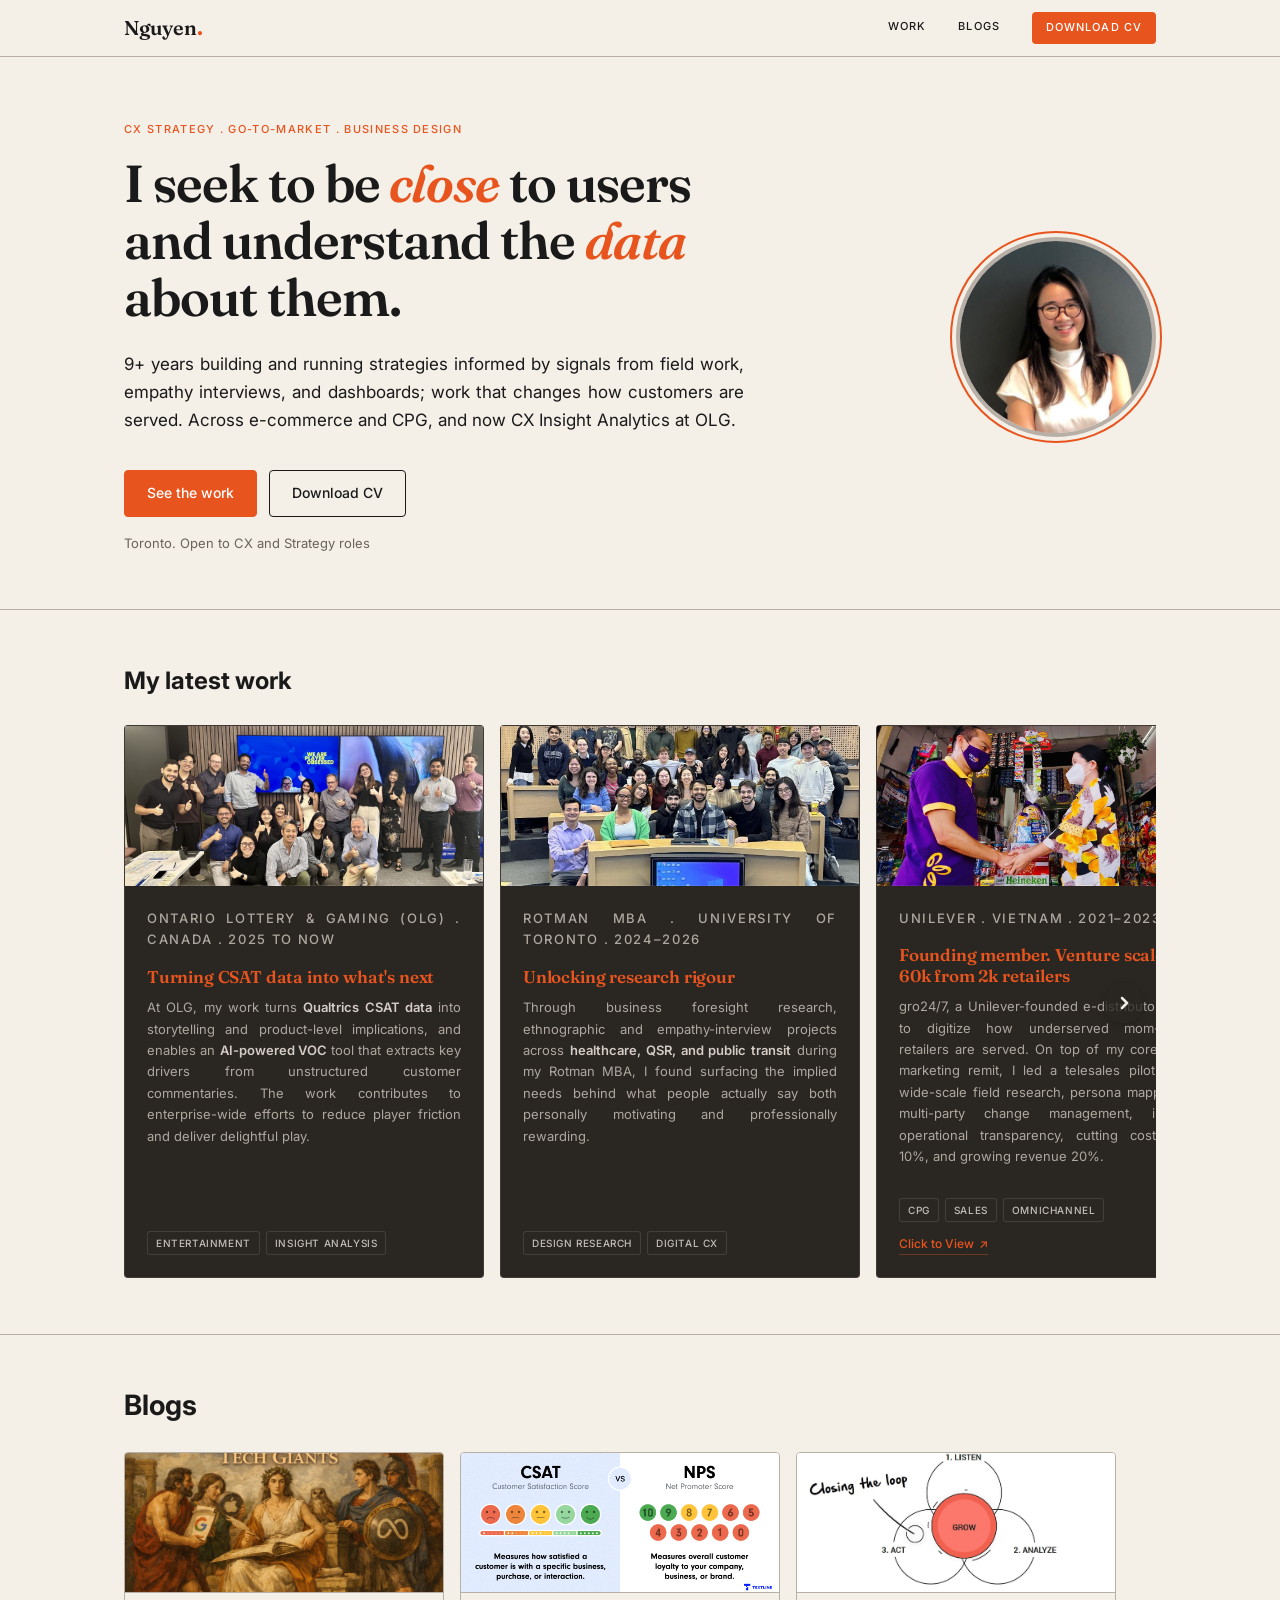
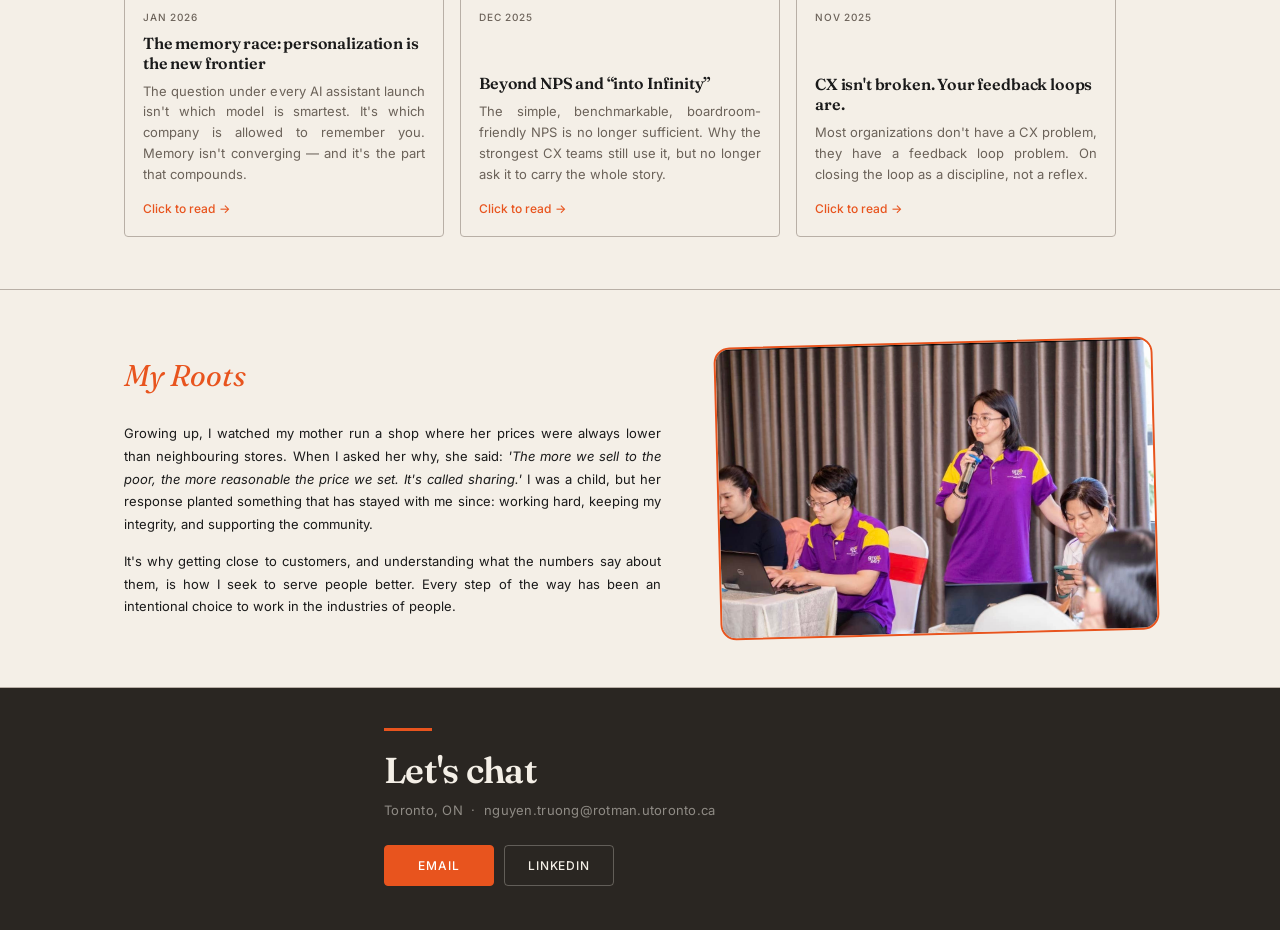
<file: index.html>
<!DOCTYPE html>
<html lang="en">
<head>
  <meta charset="UTF-8" />
  <meta name="viewport" content="width=device-width, initial-scale=1.0" />
  <title>Nguyen . CX Strategy and Go-to-Market</title>
  <meta name="description" content="Nguyen is a customer experience and go-to-market strategist with 9+ years translating signals into strategies that change how customers are served." />

  <link rel="preconnect" href="https://fonts.googleapis.com" />
  <link rel="preconnect" href="https://fonts.gstatic.com" crossorigin />
  <link href="https://fonts.googleapis.com/css2?family=Fraunces:ital,wght@0,600;1,400&family=Inter:wght@400;500&display=swap" rel="stylesheet" />

  <link rel="stylesheet" href="css/index.css">
</head>
<body>

  <!-- NAV -->
  <nav class="site-nav" aria-label="Primary navigation">
    <div class="container">
      <a class="nav-wordmark" href="#" aria-label="Nguyen, home">Nguyen<span>.</span></a>
      <ul class="nav-links" role="list">
        <li><a href="#work">Work</a></li>
        <li><a href="#blogs">Blogs</a></li>
        <li><a href="public/resume/resume.pdf" download class="nav-cv-btn">Download CV</a></li>
      </ul>
    </div>
  </nav>

  <main>

    <!-- HERO -->
    <section class="hero" aria-labelledby="hero-headline">
      <div class="hero-inner">
        <!-- Left: copy -->
        <div class="hero-copy">
          <span class="eyebrow">CX Strategy . Go-to-Market . Business Design</span>
          <h1 id="hero-headline">I seek to be <em>close</em> to users and understand the <em>data</em> about them.</h1>
          <p class="hero-sub">9+ years building and running strategies informed by signals from field work, empathy interviews, and dashboards; work that changes how customers are served. Across e-commerce and CPG, and now CX Insight Analytics at OLG.</p>
          <div class="hero-actions">
            <a class="btn btn-primary" href="#work">See the work</a>
            <a class="btn btn-outline" href="public/resume/resume.pdf" download>Download CV</a>
          </div>
          <p class="hero-note">Toronto. Open to CX and Strategy roles</p>
        </div>
        <!-- Right: bio photo (LinkedIn avatar) -->
        <div class="hero-photo-col">
          <img
            class="hero-avatar"
            src="public/new-avatar.jpeg"
            alt="Nguyen Truong"
          />
        </div>
      </div>
    </section>

    <!-- LATEST WORK -->
    <section class="section work" id="work" aria-labelledby="work-heading">
      <div class="container">
        <div class="slider-header">
          <h2 id="work-heading">My latest work</h2>
        </div>

        <div class="slider-outer" id="work-outer">
          <button class="slider-btn prev" id="work-prev" aria-label="Previous project" disabled>
            <svg viewBox="0 0 16 16"><polyline points="10,3 5,8 10,13"/></svg>
          </button>
          <button class="slider-btn next" id="work-next" aria-label="Next project">
            <svg viewBox="0 0 16 16"><polyline points="6,3 11,8 6,13"/></svg>
          </button>
        <div class="work-track" id="work-track" role="list">

          <!-- Card 1: OLG -->
          <article class="work-card" role="listitem">
            <div class="work-card-img" style="background-image:url('public/OLG.jpeg')"></div>
            <div class="work-card-body">
              <p class="work-card-era">Ontario Lottery &amp; Gaming (OLG) . Canada . 2025 to now</p>
              <h3 style="color:#E8541E;">Turning CSAT data into what's next</h3>
              <p>At OLG, my work turns <strong>Qualtrics CSAT data</strong> into storytelling and product-level implications, and enables an <strong>AI-powered VOC</strong> tool that extracts key drivers from unstructured customer commentaries. The work contributes to enterprise-wide efforts to reduce player friction and deliver delightful play.</p>
              <div class="work-card-tags" aria-label="Skills and tools">
                <span class="work-card-tag">Entertainment</span>
                <span class="work-card-tag">Insight Analysis</span>
              </div>
            </div>
          </article>

          <!-- Card 2: Rotman MBA -->
          <article class="work-card" role="listitem">
            <div class="work-card-img" style="background-image:url('public/rotman.jpg')"></div>
            <div class="work-card-body">
              <p class="work-card-era">Rotman MBA . University of Toronto . 2024&#8211;2026</p>
              <h3 style="color:#E8541E;">Unlocking research rigour</h3>
              <p>Through business foresight research, ethnographic and empathy-interview projects across <strong>healthcare, QSR, and public transit</strong> during my Rotman MBA, I found surfacing the implied needs behind what people actually say both personally motivating and professionally rewarding.</p>
              <div class="work-card-tags" aria-label="Skills and tools">
                <span class="work-card-tag">Design Research</span>
                <span class="work-card-tag">Digital CX</span>
              </div>
            </div>
          </article>

          <!-- Card 3: Unilever -->
          <article class="work-card" role="listitem">
            <div class="work-card-img" style="background-image:url('public/gro24%3A7-1.jpg')"></div>
            <div class="work-card-body">
              <p class="work-card-era">Unilever . Vietnam . 2021&#8211;2023</p>
              <h3 style="color:#E8541E;">Founding member. Venture scaled to 60k from 2k retailers</h3>
              <p>gro24/7, a Unilever-founded e-distributor, set out to digitize how underserved mom-and-pop retailers are served. On top of my core CX and marketing remit, I led a telesales pilot built on wide-scale field research, persona mapping, and multi-party change management, improving operational transparency, cutting cost-per-sale 10%, and growing revenue 20%.</p>
              <div class="work-card-tags" aria-label="Skills and tools">
                <span class="work-card-tag">CPG</span>
                <span class="work-card-tag">Sales</span>
                <span class="work-card-tag">Omnichannel</span>
              </div>
              <a class="work-card-link" style="margin-top:12px;" href="https://www.facebook.com/gro247vietnam/videos/562067811999882/" target="_blank" rel="noopener noreferrer">Click to View <span aria-hidden="true">&#8599;</span></a>
            </div>
          </article>

        </div><!-- end work-track -->
        </div><!-- end slider-outer -->
      </div>
    </section>

    <!-- BLOGS — Jan 2026 first (most recent), then Dec 2025, then Nov 2025 -->
    <section class="section blogs" id="blogs" aria-labelledby="blogs-heading">
      <div class="container">
        <div class="slider-header">
          <h2 id="blogs-heading">Blogs</h2>
        </div>

        <div class="slider-outer" id="blogs-outer">
          <button class="slider-btn prev" id="blogs-prev" aria-label="Previous blog" disabled>
            <svg viewBox="0 0 16 16"><polyline points="10,3 5,8 10,13"/></svg>
          </button>
          <button class="slider-btn next" id="blogs-next" aria-label="Next blog">
            <svg viewBox="0 0 16 16"><polyline points="6,3 11,8 6,13"/></svg>
          </button>
        <div class="blogs-track" id="blogs-track" role="list">

          <article class="blog-card" role="listitem">
            <img class="blog-card-img" src="public/tech%20giants.webp" alt="The memory race: personalization is the new frontier" />
            <div class="blog-card-text">
              <p class="blog-card-date">Jan 2026</p>
              <h3>The memory race: personalization is the new frontier</h3>
              <p>The question under every AI assistant launch isn't which model is smartest. It's which company is allowed to remember you. Memory isn't converging — and it's the part that compounds.</p>
              <a class="blog-link" href="pages/blog-personalization.html" aria-label="Read The memory race: personalization is the new frontier">Click to read <span aria-hidden="true">&#8594;</span></a>
            </div>
          </article>

          <article class="blog-card" role="listitem">
            <img class="blog-card-img" src="public/beyond-NPS-into-Infinity.png" alt="Beyond NPS and &ldquo;into Infinity&rdquo;" />
            <div class="blog-card-text">
              <p class="blog-card-date">Dec 2025</p>
              <h3>Beyond NPS and &ldquo;into Infinity&rdquo;</h3>
              <p>The simple, benchmarkable, boardroom-friendly NPS is no longer sufficient. Why the strongest CX teams still use it, but no longer ask it to carry the whole story.</p>
              <a class="blog-link" href="pages/blog-beyond-nps.html" aria-label="Read Beyond NPS and &ldquo;into Infinity&rdquo;">Click to read <span aria-hidden="true">&#8594;</span></a>
            </div>
          </article>

          <article class="blog-card" role="listitem">
            <img class="blog-card-img" src="public/close-the-loop.jpg" alt="CX isn't broken. Your feedback loops are." />
            <div class="blog-card-text">
              <p class="blog-card-date">Nov 2025</p>
              <h3>CX isn't broken. Your feedback loops are.</h3>
              <p>Most organizations don't have a CX problem, they have a feedback loop problem. On closing the loop as a discipline, not a reflex.</p>
              <a class="blog-link" href="pages/blog-cx-feedback-loops.html" aria-label="Read CX isn't broken">Click to read <span aria-hidden="true">&#8594;</span></a>
            </div>
          </article>

        </div><!-- end blogs-track -->
        </div><!-- end slider-outer -->
      </div>
    </section>

    <!-- ABOUT -->
    <section class="section about" id="about" aria-labelledby="about-heading">
      <div class="container">
        <div class="about-inner">

          <!-- Left: text -->
          <div class="about-text">
            <h2 id="about-heading" class="about-headline">My Roots</h2>
            <p class="about-body">Growing up, I watched my mother run a shop where her prices were always lower than neighbouring stores. When I asked her why, she said: <em>'The more we sell to the poor, the more reasonable the price we set. It's called sharing.'</em> I was a child, but her response planted something that has stayed with me since: working hard, keeping my integrity, and supporting the community.</p>
            <p class="about-body">It's why getting close to customers, and understanding what the numbers say about them, is how I seek to serve people better. Every step of the way has been an intentional choice to work in the industries of people.</p>
          </div>

          <!-- Right: photo -->
          <div class="about-photo-col">
            <img
              class="about-photo"
              src="public/slider-1.jpg"
              alt="Nguyen speaking to her team at a gro24/7 workshop"
            />
          </div>

        </div>
      </div>
    </section>

  </main>

  <!-- CONNECT -->
  <footer class="connect" id="connect" aria-labelledby="connect-heading">
    <div class="container">
      <hr class="connect-rule" aria-hidden="true" />
      <h2 class="connect-headline" id="connect-heading">Let's chat</h2>
      <p class="connect-sub">Toronto, ON &nbsp;·&nbsp; nguyen.truong@rotman.utoronto.ca</p>
      <div class="connect-btns">
        <a class="connect-btn connect-btn-primary" href="mailto:nguyen.truong@rotman.utoronto.ca">Email</a>
        <a class="connect-btn" href="https://linkedin.com/in/nguyentruong-thithanh/" target="_blank" rel="noopener noreferrer">LinkedIn</a>
      </div>
    </div>
  </footer>


  <script>
    // Generic slider wiring: track, prev btn, next btn, outer fade wrapper
    function initSlider(trackId, prevId, nextId, outerId) {
      const track = document.getElementById(trackId);
      const prev  = document.getElementById(prevId);
      const next  = document.getElementById(nextId);
      const outer = document.getElementById(outerId);
      if (!track || !prev || !next) return;

      // Scroll by one card width
      function scrollBy(dir) {
        // Use the first child's offsetWidth as the scroll step
        const card = track.firstElementChild;
        const step = card ? card.offsetWidth + 16 : 340; // 16 = gap
        track.scrollBy({ left: dir * step, behavior: 'smooth' });
      }

      prev.addEventListener('click', () => scrollBy(-1));
      next.addEventListener('click', () => scrollBy(1));

      // Update arrow & fade states on scroll
      function updateState() {
        const atStart = track.scrollLeft <= 4;
        const atEnd   = track.scrollLeft + track.clientWidth >= track.scrollWidth - 4;
        prev.disabled = atStart;
        next.disabled = atEnd;
        if (outer) outer.classList.toggle('at-end', atEnd);
      }

      track.addEventListener('scroll', updateState, { passive: true });
      // Init immediately and after images load
      updateState();
      window.addEventListener('load', updateState);
    }

    initSlider('work-track',  'work-prev',  'work-next',  'work-outer');
    initSlider('blogs-track', 'blogs-prev', 'blogs-next', 'blogs-outer');
  </script>

</body>
</html>
</file>
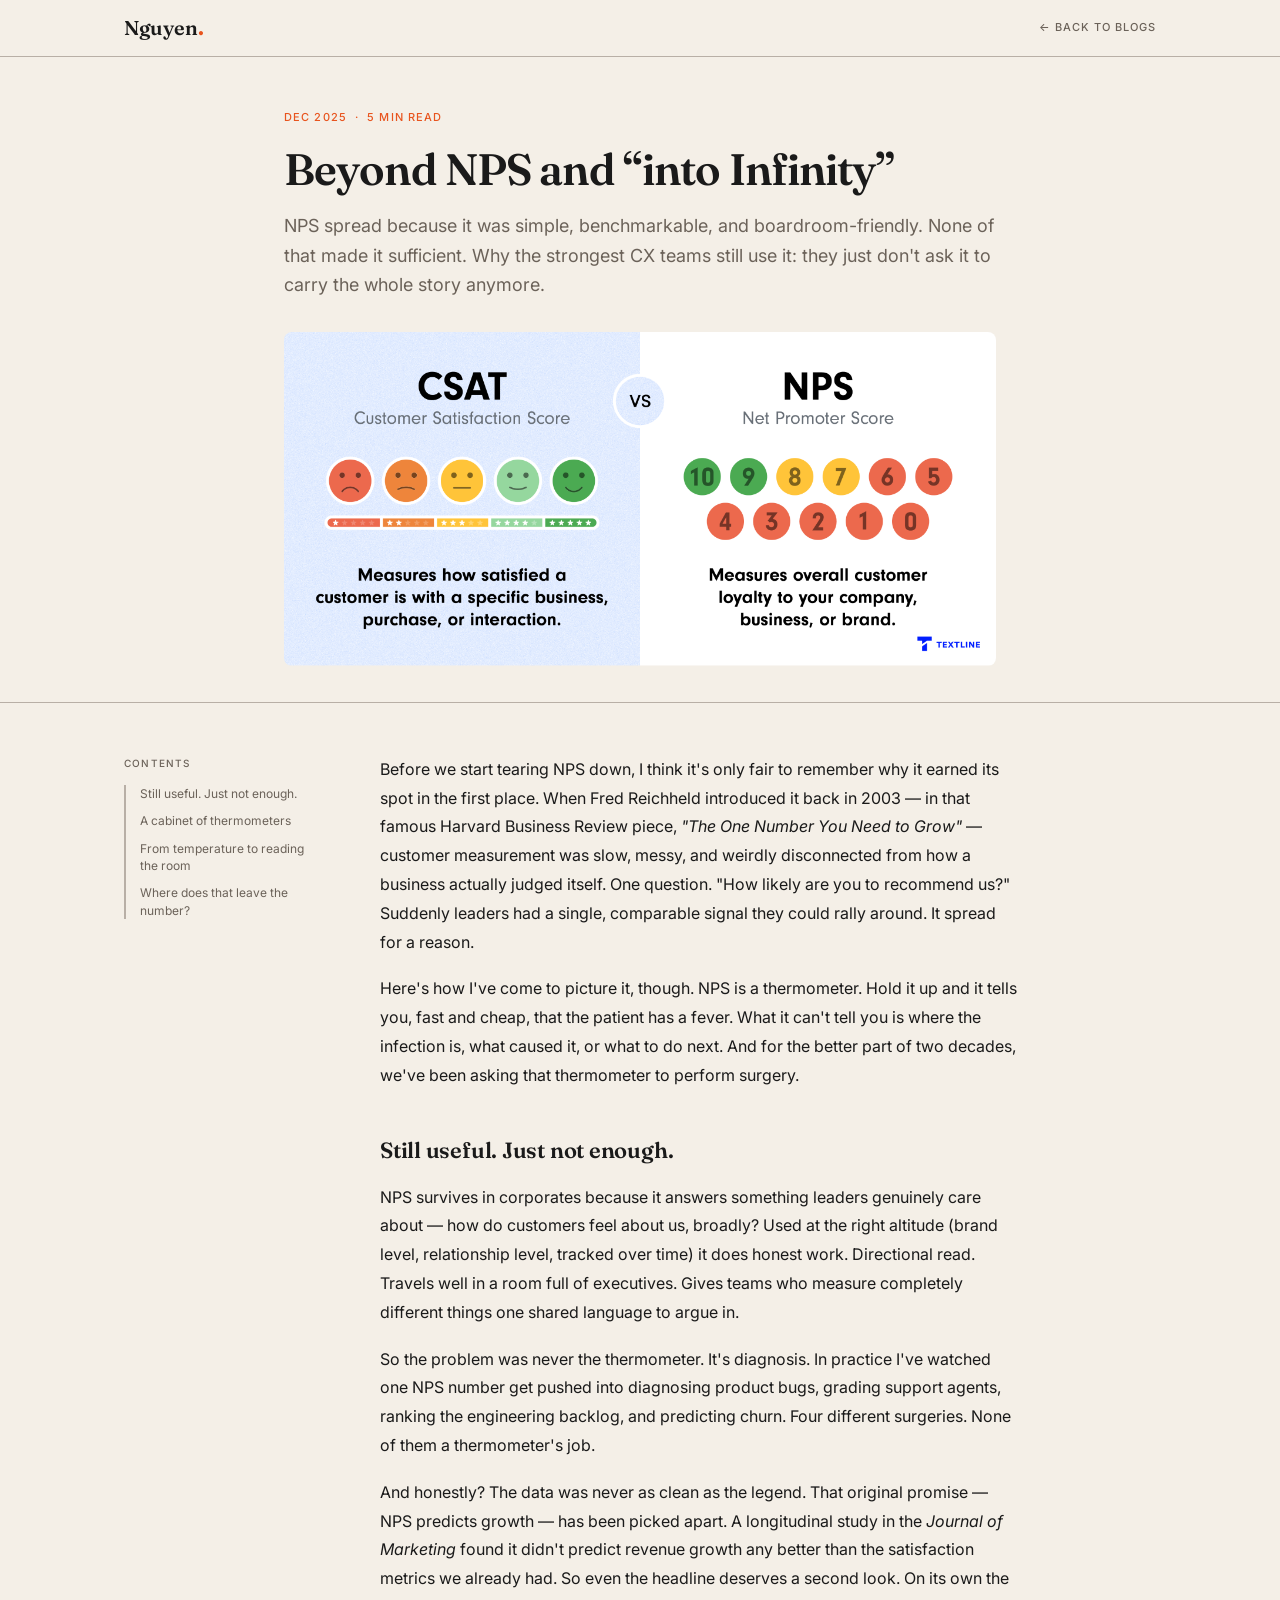
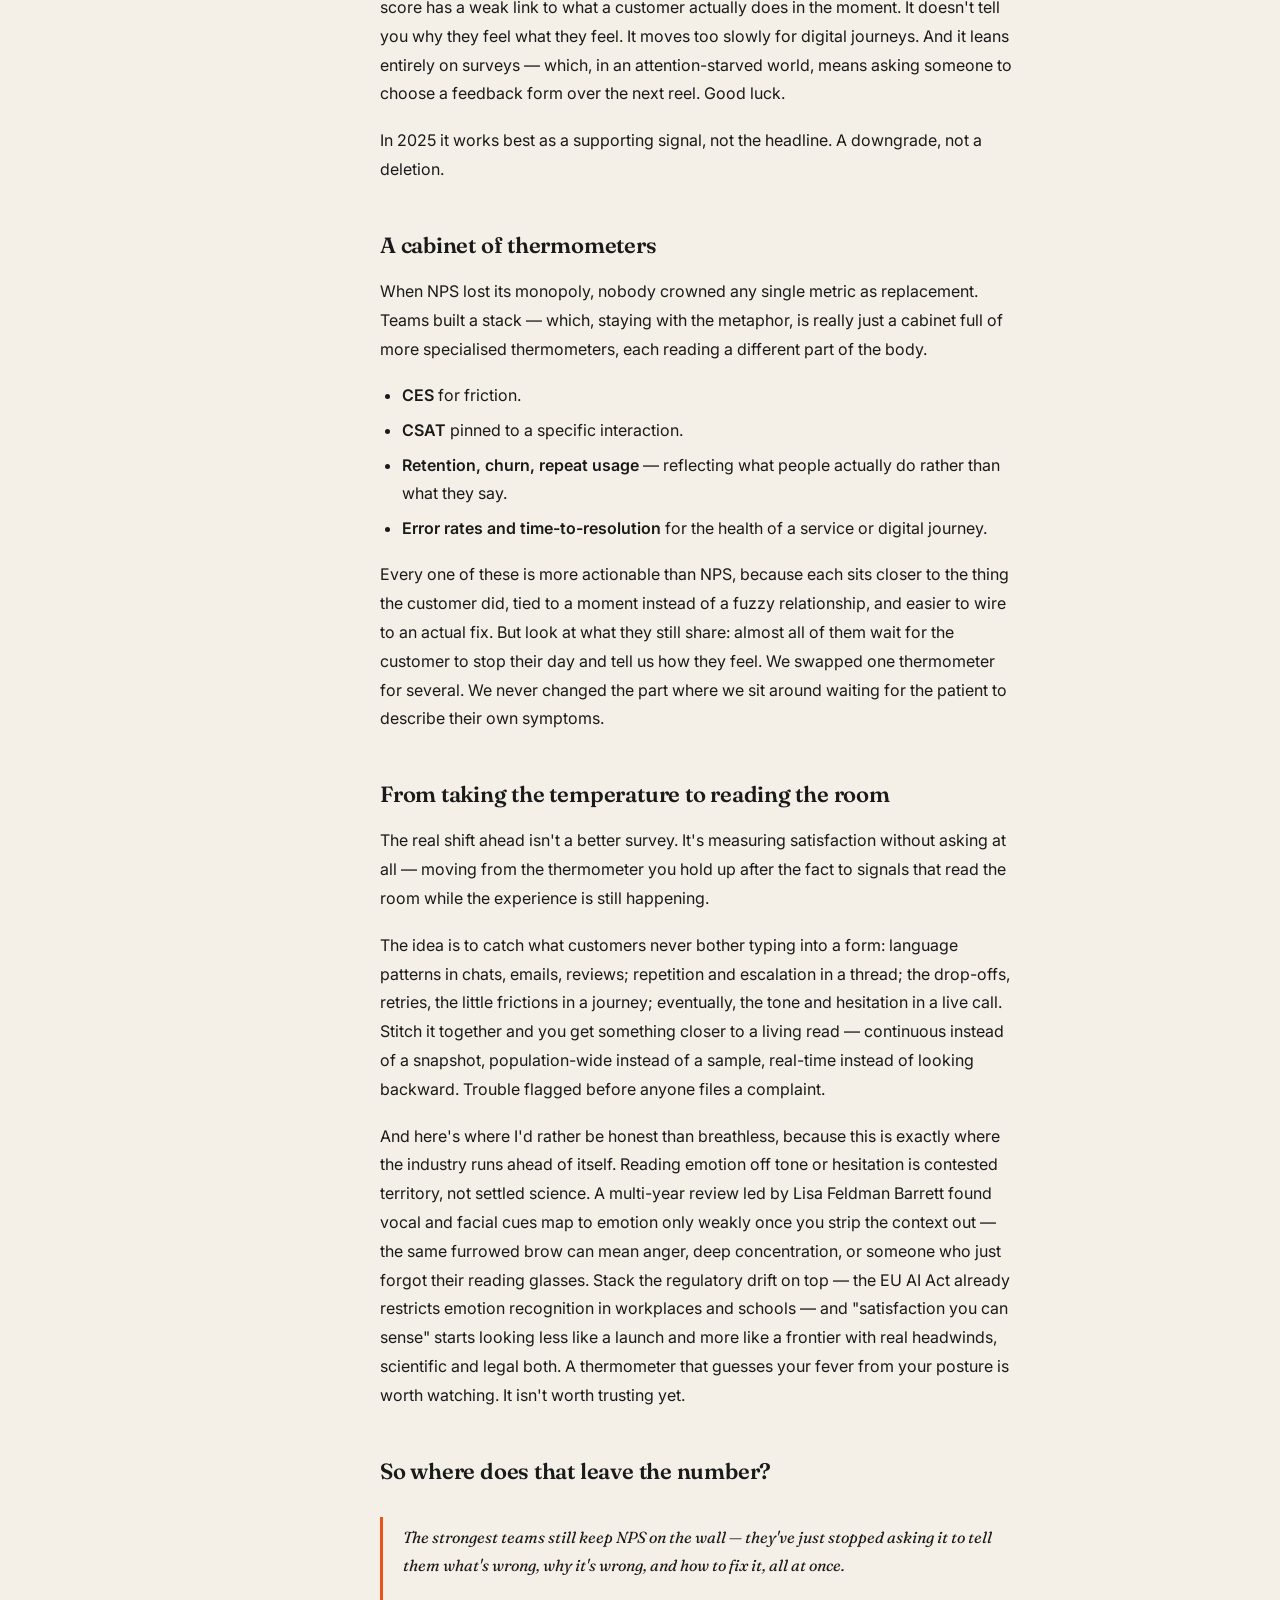
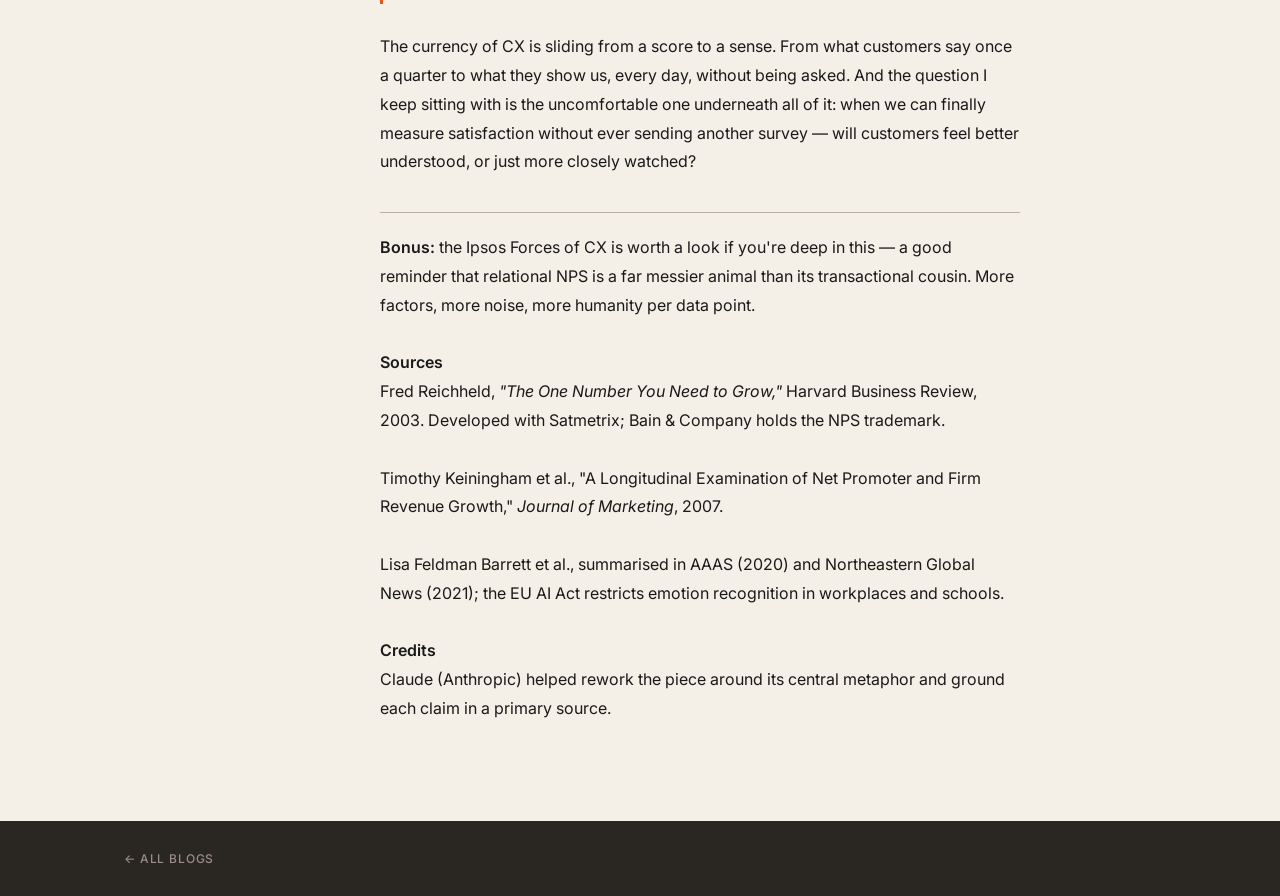
<file: pages/blog-beyond-nps.html>
<!DOCTYPE html>
<html lang="en">
<head>
  <meta charset="UTF-8" />
  <meta name="viewport" content="width=device-width, initial-scale=1.0" />
  <title>Beyond NPS and &ldquo;into Infinity&rdquo; | Nguyen</title>
  <meta name="description" content="NPS spread because it was simple, benchmarkable, and boardroom-friendly. None of that made it sufficient." />
  <link rel="preconnect" href="https://fonts.googleapis.com" />
  <link rel="preconnect" href="https://fonts.gstatic.com" crossorigin />
  <link href="https://fonts.googleapis.com/css2?family=Fraunces:ital,wght@0,600;1,400&family=Inter:wght@400;500&display=swap" rel="stylesheet" />
  <style>
    *, *::before, *::after { box-sizing: border-box; margin: 0; padding: 0; }
    html { scroll-behavior: smooth; }
    @media (prefers-reduced-motion: reduce) { html { scroll-behavior: auto; } }
    :root {
      --paper: #F4EFE7; --ink: #1A1A1A; --accent: #E8541E;
      --charcoal: #2A2622; --muted: #6B6259; --hairline: #B8AFA6;
      --font-display: 'Fraunces', Georgia, serif;
      --font-body: 'Inter', system-ui, sans-serif;
    }
    body { background: var(--paper); color: var(--ink); font-family: var(--font-body); font-size: 16px; line-height: 1.6; -webkit-font-smoothing: antialiased; }
    a { color: inherit; text-decoration: none; }
    img { display: block; max-width: 100%; }
    :focus-visible { outline: 2px solid var(--accent); outline-offset: 3px; border-radius: 4px; }

    .site-nav { position: sticky; top: 0; z-index: 200; background: var(--paper); border-bottom: 1px solid var(--hairline); }
    .nav-inner { max-width: 1080px; margin: 0 auto; padding: 0 24px; display: flex; align-items: center; justify-content: space-between; height: 56px; }
    .nav-wordmark { font-family: var(--font-display); font-weight: 600; font-size: 20px; color: var(--ink); }
    .nav-wordmark span { color: var(--accent); font-weight: 700; }
    .nav-back { font-size: 11px; font-weight: 500; letter-spacing: 0.09em; text-transform: uppercase; color: var(--muted); display: flex; align-items: center; gap: 6px; transition: color 0.15s; }
    .nav-back:hover { color: var(--accent); }

    .blog-hero { padding: 52px 0 36px; border-bottom: 1px solid var(--hairline); }
    .hero-wrap { max-width: 760px; margin: 0 auto; padding: 0 24px; }
    .blog-meta { font-size: 11px; font-weight: 500; letter-spacing: 0.1em; text-transform: uppercase; color: var(--accent); margin-bottom: 18px; }
    .blog-title { font-family: var(--font-display); font-weight: 600; font-size: clamp(28px, 5vw, 44px); line-height: 1.1; letter-spacing: -0.02em; color: var(--ink); margin-bottom: 18px; }
    .blog-deck { font-size: 18px; line-height: 1.65; color: var(--muted); }

    .blog-hero-img { width: 100%; height: auto; border-radius: 8px; margin: 32px auto 0; display: block; max-width: 760px; }

    .blog-layout { max-width: 1080px; margin: 0 auto; padding: 52px 24px 80px; display: grid; grid-template-columns: 200px 1fr; gap: 56px; align-items: start; }

    .blog-toc { position: sticky; top: 72px; max-height: calc(100vh - 100px); overflow-y: auto; }
    .toc-label { font-size: 10px; font-weight: 500; letter-spacing: 0.12em; text-transform: uppercase; color: var(--muted); margin-bottom: 14px; }
    .toc-list { list-style: none; border-left: 2px solid var(--hairline); padding-left: 14px; }
    .toc-list li { margin-bottom: 10px; }
    .toc-list a { font-size: 12px; line-height: 1.45; color: var(--muted); transition: color 0.15s; display: block; }
    .toc-list a:hover { color: var(--ink); }
    .toc-list a.toc-active { color: var(--accent); font-weight: 500; }

    .blog-content { max-width: 640px; }
    .blog-content h2 { font-family: var(--font-display); font-weight: 600; font-size: 22px; letter-spacing: -0.01em; color: var(--ink); margin: 44px 0 14px; scroll-margin-top: 80px; }
    .blog-content h2:first-child { margin-top: 0; }
    .blog-content p { font-size: 16px; line-height: 1.8; color: var(--ink); margin-bottom: 18px; }
    .blog-content ul { margin: 0 0 18px 22px; }
    .blog-content ul li { font-size: 16px; line-height: 1.75; color: var(--ink); margin-bottom: 7px; }
    .blog-content strong { font-weight: 600; }
    blockquote { border-left: 3px solid var(--accent); margin: 28px 0; padding: 6px 0 6px 20px; }
    blockquote p { font-family: var(--font-display); font-style: italic; font-size: 18px; line-height: 1.5; color: var(--muted); margin: 0; }

    .blog-note { font-size: 13px; color: var(--muted); border-top: 1px solid var(--hairline); padding-top: 20px; margin-top: 36px; line-height: 1.75; }
    .blog-note a { color: var(--accent); text-decoration: underline; text-underline-offset: 2px; }

    .blog-footer { background: var(--charcoal); padding: 28px 0; }
    .blog-footer-inner { max-width: 1080px; margin: 0 auto; padding: 0 24px; display: flex; align-items: center; justify-content: space-between; flex-wrap: wrap; gap: 12px; }
    .blog-footer-back { font-size: 12px; font-weight: 500; letter-spacing: 0.07em; text-transform: uppercase; color: #9A8E86; display: flex; align-items: center; gap: 6px; transition: color 0.15s; }
    .blog-footer-back:hover { color: var(--accent); }

    @media (max-width: 768px) {
      .blog-layout { grid-template-columns: 1fr; padding: 36px 20px 60px; gap: 0; }
      .blog-toc { display: none; }
    }
  </style>
</head>
<body>

<nav class="site-nav">
  <div class="nav-inner">
    <a class="nav-wordmark" href="../index.html">Nguyen<span>.</span></a>
    <a class="nav-back" href="../index.html#blogs">&#8592; Back to blogs</a>
  </div>
</nav>

<header class="blog-hero">
  <div class="hero-wrap">
    <p class="blog-meta">Dec 2025 &nbsp;·&nbsp; 5 min read</p>
    <h1 class="blog-title">Beyond NPS and &ldquo;into Infinity&rdquo;</h1>
    <p class="blog-deck">NPS spread because it was simple, benchmarkable, and boardroom-friendly. None of that made it sufficient. Why the strongest CX teams still use it: they just don't ask it to carry the whole story anymore.</p>
    <img class="blog-hero-img" src="../public/beyond-NPS-into-Infinity.png" alt="Beyond NPS and &ldquo;into Infinity&rdquo;" />
  </div>
</header>

<div class="blog-layout">

  <aside class="blog-toc" aria-label="Table of contents">
    <p class="toc-label">Contents</p>
    <ul class="toc-list">
      <li><a href="#s1">Still useful. Just not enough.</a></li>
      <li><a href="#s2">A cabinet of thermometers</a></li>
      <li><a href="#s3">From temperature to reading the room</a></li>
      <li><a href="#s4">Where does that leave the number?</a></li>
    </ul>
  </aside>

  <article class="blog-content">

    <p>Before we start tearing NPS down, I think it's only fair to remember why it earned its spot in the first place. When Fred Reichheld introduced it back in 2003 — in that famous Harvard Business Review piece, <em>"The One Number You Need to Grow"</em> — customer measurement was slow, messy, and weirdly disconnected from how a business actually judged itself. One question. "How likely are you to recommend us?" Suddenly leaders had a single, comparable signal they could rally around. It spread for a reason.</p>

    <p>Here's how I've come to picture it, though. NPS is a thermometer. Hold it up and it tells you, fast and cheap, that the patient has a fever. What it can't tell you is where the infection is, what caused it, or what to do next. And for the better part of two decades, we've been asking that thermometer to perform surgery.</p>

    <h2 id="s1">Still useful. Just not enough.</h2>

    <p>NPS survives in corporates because it answers something leaders genuinely care about — how do customers feel about us, broadly? Used at the right altitude (brand level, relationship level, tracked over time) it does honest work. Directional read. Travels well in a room full of executives. Gives teams who measure completely different things one shared language to argue in.</p>
    <p>So the problem was never the thermometer. It's diagnosis. In practice I've watched one NPS number get pushed into diagnosing product bugs, grading support agents, ranking the engineering backlog, and predicting churn. Four different surgeries. None of them a thermometer's job.</p>
    <p>And honestly? The data was never as clean as the legend. That original promise — NPS predicts growth — has been picked apart. A longitudinal study in the <em>Journal of Marketing</em> found it didn't predict revenue growth any better than the satisfaction metrics we already had. So even the headline deserves a second look. On its own the score has a weak link to what a customer actually does in the moment. It doesn't tell you why they feel what they feel. It moves too slowly for digital journeys. And it leans entirely on surveys — which, in an attention-starved world, means asking someone to choose a feedback form over the next reel. Good luck.</p>
    <p>In 2025 it works best as a supporting signal, not the headline. A downgrade, not a deletion.</p>

    <h2 id="s2">A cabinet of thermometers</h2>

    <p>When NPS lost its monopoly, nobody crowned any single metric as replacement. Teams built a stack — which, staying with the metaphor, is really just a cabinet full of more specialised thermometers, each reading a different part of the body.</p>
    <ul>
      <li><strong>CES</strong> for friction.</li>
      <li><strong>CSAT</strong> pinned to a specific interaction.</li>
      <li><strong>Retention, churn, repeat usage</strong> — reflecting what people actually do rather than what they say.</li>
      <li><strong>Error rates and time-to-resolution</strong> for the health of a service or digital journey.</li>
    </ul>
    <p>Every one of these is more actionable than NPS, because each sits closer to the thing the customer did, tied to a moment instead of a fuzzy relationship, and easier to wire to an actual fix. But look at what they still share: almost all of them wait for the customer to stop their day and tell us how they feel. We swapped one thermometer for several. We never changed the part where we sit around waiting for the patient to describe their own symptoms.</p>

    <h2 id="s3">From taking the temperature to reading the room</h2>

    <p>The real shift ahead isn't a better survey. It's measuring satisfaction without asking at all — moving from the thermometer you hold up after the fact to signals that read the room while the experience is still happening.</p>
    <p>The idea is to catch what customers never bother typing into a form: language patterns in chats, emails, reviews; repetition and escalation in a thread; the drop-offs, retries, the little frictions in a journey; eventually, the tone and hesitation in a live call. Stitch it together and you get something closer to a living read — continuous instead of a snapshot, population-wide instead of a sample, real-time instead of looking backward. Trouble flagged before anyone files a complaint.</p>
    <p>And here's where I'd rather be honest than breathless, because this is exactly where the industry runs ahead of itself. Reading emotion off tone or hesitation is contested territory, not settled science. A multi-year review led by Lisa Feldman Barrett found vocal and facial cues map to emotion only weakly once you strip the context out — the same furrowed brow can mean anger, deep concentration, or someone who just forgot their reading glasses. Stack the regulatory drift on top — the EU AI Act already restricts emotion recognition in workplaces and schools — and "satisfaction you can sense" starts looking less like a launch and more like a frontier with real headwinds, scientific and legal both. A thermometer that guesses your fever from your posture is worth watching. It isn't worth trusting yet.</p>

    <h2 id="s4">So where does that leave the number?</h2>

    <blockquote><p>The strongest teams still keep NPS on the wall — they've just stopped asking it to tell them what's wrong, why it's wrong, and how to fix it, all at once.</p></blockquote>

    <p>The currency of CX is sliding from a score to a sense. From what customers say once a quarter to what they show us, every day, without being asked. And the question I keep sitting with is the uncomfortable one underneath all of it: when we can finally measure satisfaction without ever sending another survey — will customers feel better understood, or just more closely watched?</p>

    <p class="blog-note"><strong>Bonus:</strong> the Ipsos Forces of CX is worth a look if you're deep in this — a good reminder that relational NPS is a far messier animal than its transactional cousin. More factors, more noise, more humanity per data point.<br><br>
      <strong>Sources</strong><br>
      Fred Reichheld, <em>"The One Number You Need to Grow,"</em> Harvard Business Review, 2003. Developed with Satmetrix; Bain &amp; Company holds the NPS trademark.<br><br>
      Timothy Keiningham et al., "A Longitudinal Examination of Net Promoter and Firm Revenue Growth," <em>Journal of Marketing</em>, 2007.<br><br>
      Lisa Feldman Barrett et al., summarised in AAAS (2020) and Northeastern Global News (2021); the EU AI Act restricts emotion recognition in workplaces and schools.<br><br>
      <strong>Credits</strong><br>
      Claude (Anthropic) helped rework the piece around its central metaphor and ground each claim in a primary source.
    </p>

  </article>

</div>

<footer class="blog-footer">
  <div class="blog-footer-inner">
    <a class="blog-footer-back" href="../index.html#blogs">&#8592; All blogs</a>
  </div>
</footer>

<script>
  const sections = document.querySelectorAll('.blog-content h2[id]');
  const tocLinks = document.querySelectorAll('.toc-list a');
  const observer = new IntersectionObserver((entries) => {
    entries.forEach(entry => {
      if (entry.isIntersecting) {
        tocLinks.forEach(l => l.classList.remove('toc-active'));
        const active = document.querySelector(`.toc-list a[href="#${entry.target.id}"]`);
        if (active) active.classList.add('toc-active');
      }
    });
  }, { rootMargin: '-10% 0px -75% 0px' });
  sections.forEach(s => observer.observe(s));
</script>
</body>
</html>
</file>
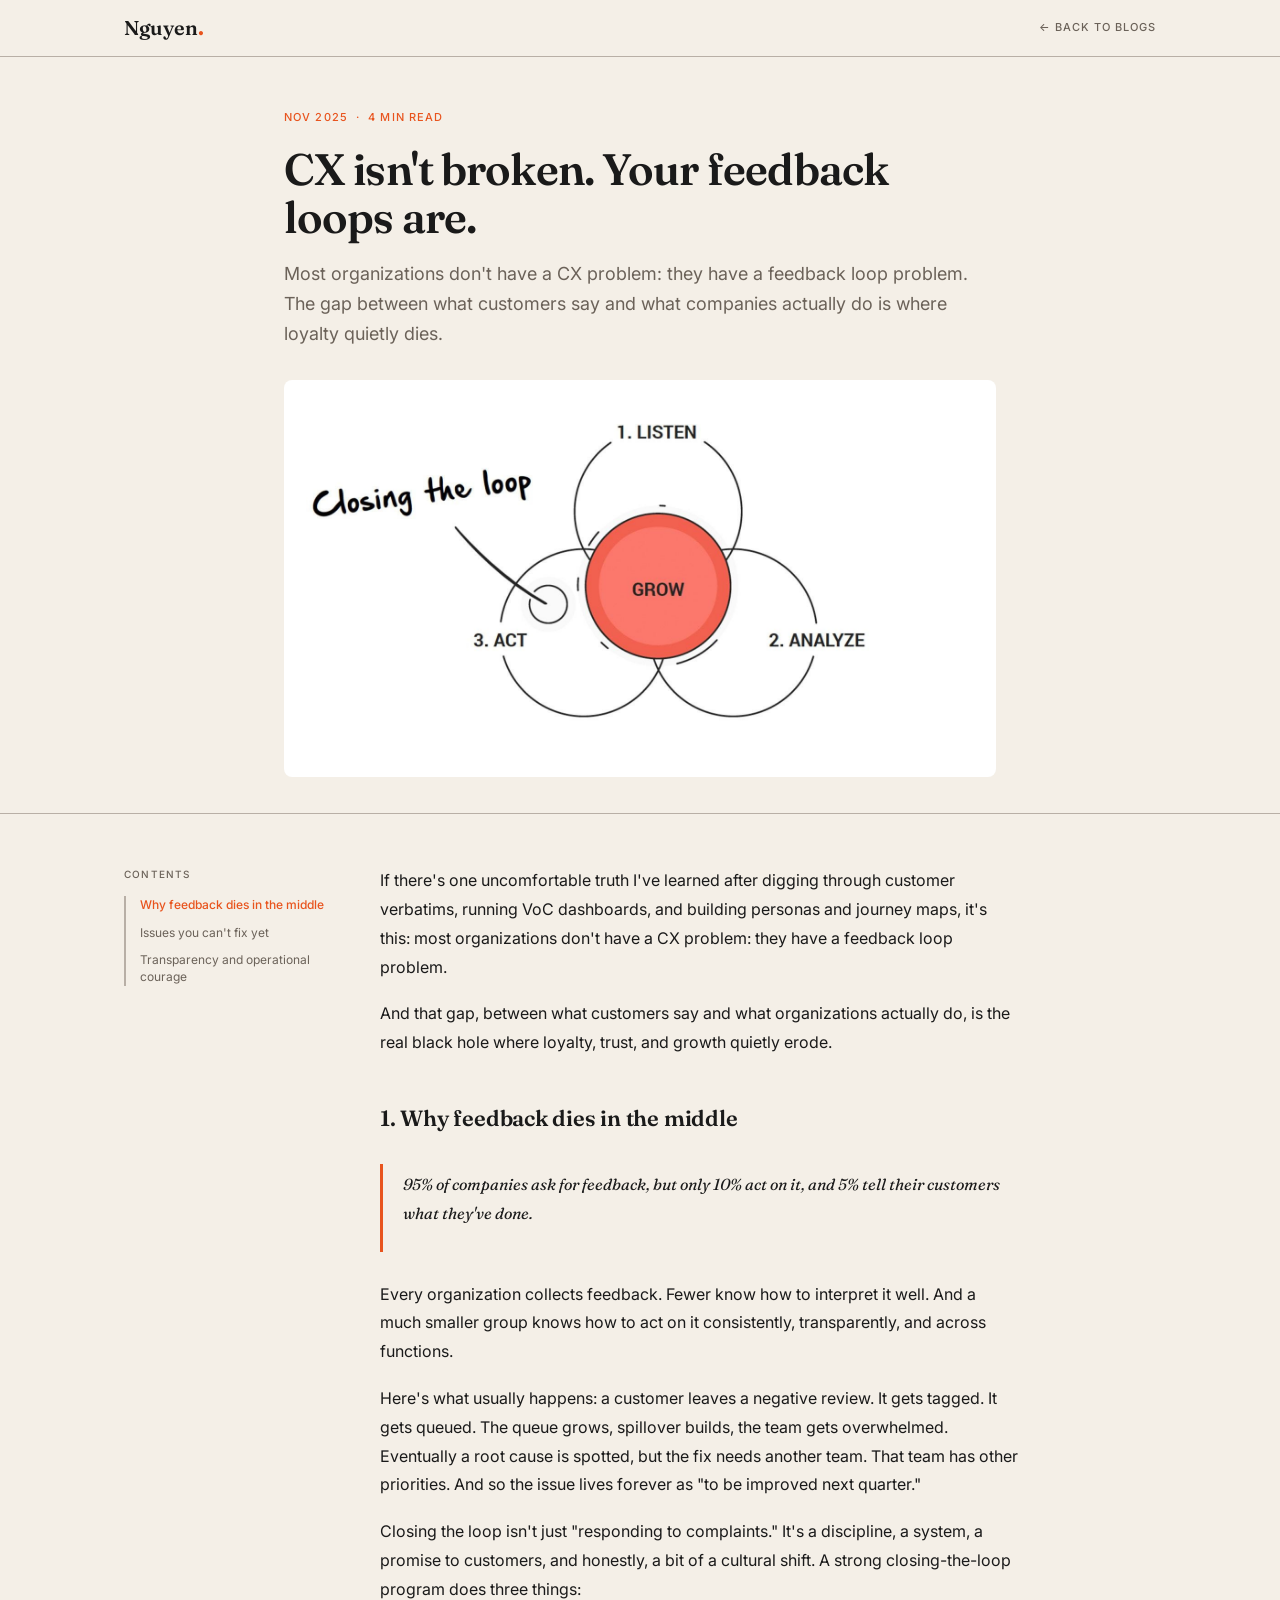
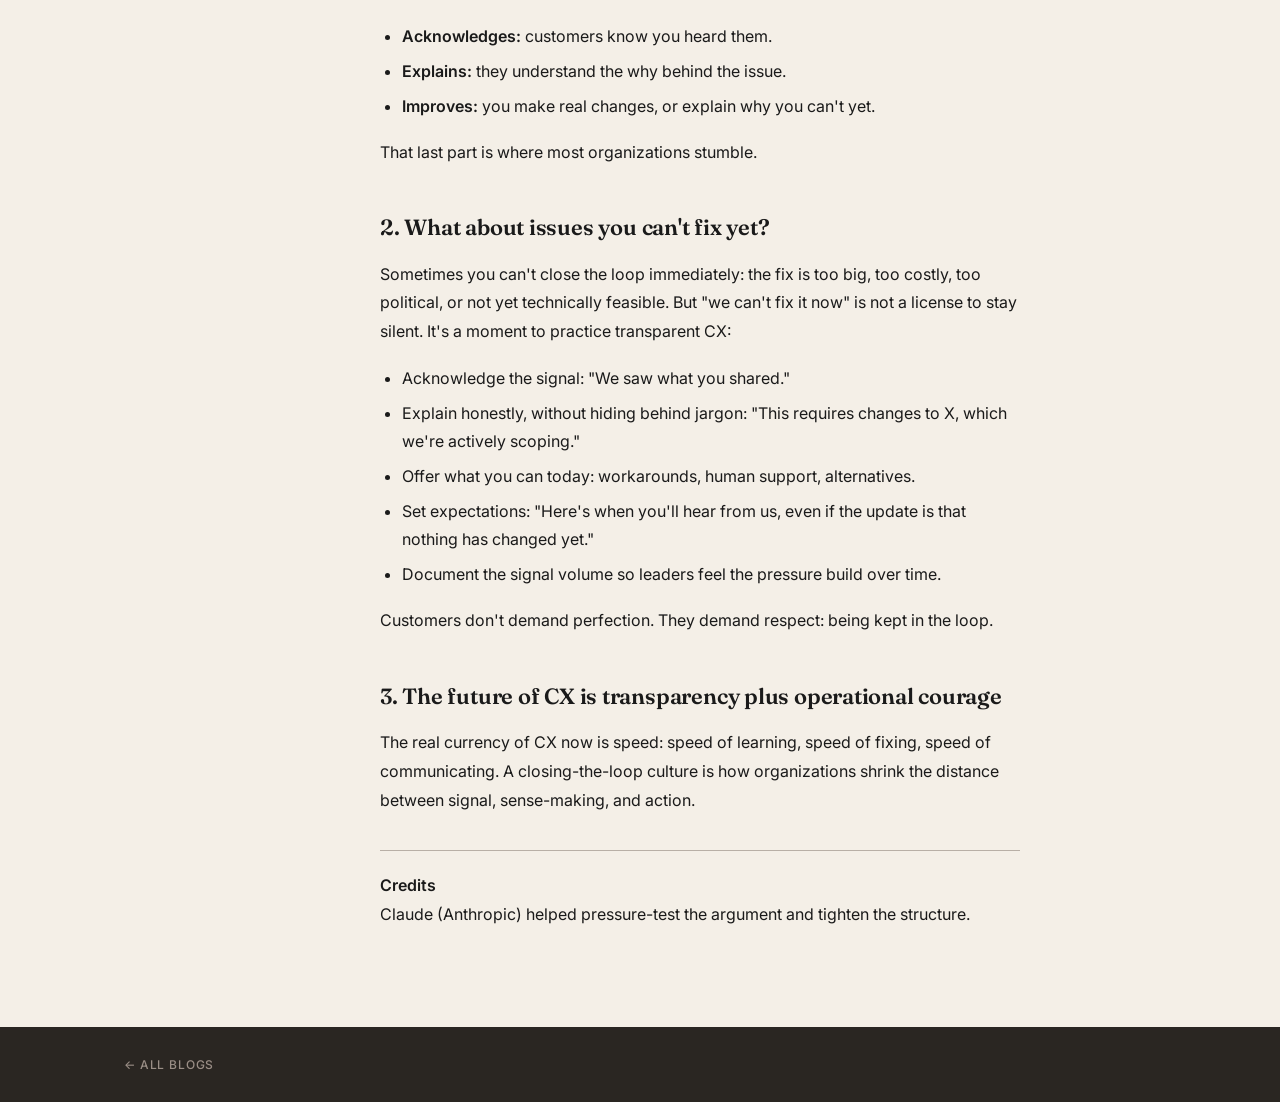
<file: pages/blog-cx-feedback-loops.html>
<!DOCTYPE html>
<html lang="en">
<head>
  <meta charset="UTF-8" />
  <meta name="viewport" content="width=device-width, initial-scale=1.0" />
  <title>CX isn't broken. Your feedback loops are. | Nguyen</title>
  <meta name="description" content="Most organizations don't have a CX problem: they have a feedback loop problem." />
  <link rel="preconnect" href="https://fonts.googleapis.com" />
  <link rel="preconnect" href="https://fonts.gstatic.com" crossorigin />
  <link href="https://fonts.googleapis.com/css2?family=Fraunces:ital,wght@0,600;1,400&family=Inter:wght@400;500&display=swap" rel="stylesheet" />
  <style>
    *, *::before, *::after { box-sizing: border-box; margin: 0; padding: 0; }
    html { scroll-behavior: smooth; }
    @media (prefers-reduced-motion: reduce) { html { scroll-behavior: auto; } }
    :root {
      --paper: #F4EFE7; --ink: #1A1A1A; --accent: #E8541E;
      --charcoal: #2A2622; --muted: #6B6259; --hairline: #B8AFA6;
      --font-display: 'Fraunces', Georgia, serif;
      --font-body: 'Inter', system-ui, sans-serif;
    }
    body { background: var(--paper); color: var(--ink); font-family: var(--font-body); font-size: 16px; line-height: 1.6; -webkit-font-smoothing: antialiased; }
    a { color: inherit; text-decoration: none; }
    img { display: block; max-width: 100%; }
    :focus-visible { outline: 2px solid var(--accent); outline-offset: 3px; border-radius: 4px; }

    .site-nav { position: sticky; top: 0; z-index: 200; background: var(--paper); border-bottom: 1px solid var(--hairline); }
    .nav-inner { max-width: 1080px; margin: 0 auto; padding: 0 24px; display: flex; align-items: center; justify-content: space-between; height: 56px; }
    .nav-wordmark { font-family: var(--font-display); font-weight: 600; font-size: 20px; color: var(--ink); }
    .nav-wordmark span { color: var(--accent); font-weight: 700; }
    .nav-back { font-size: 11px; font-weight: 500; letter-spacing: 0.09em; text-transform: uppercase; color: var(--muted); display: flex; align-items: center; gap: 6px; transition: color 0.15s; }
    .nav-back:hover { color: var(--accent); }

    .blog-hero { padding: 52px 0 36px; border-bottom: 1px solid var(--hairline); }
    .hero-wrap { max-width: 760px; margin: 0 auto; padding: 0 24px; }
    .blog-meta { font-size: 11px; font-weight: 500; letter-spacing: 0.1em; text-transform: uppercase; color: var(--accent); margin-bottom: 18px; }
    .blog-title { font-family: var(--font-display); font-weight: 600; font-size: clamp(28px, 5vw, 44px); line-height: 1.1; letter-spacing: -0.02em; color: var(--ink); margin-bottom: 18px; }
    .blog-deck { font-size: 18px; line-height: 1.65; color: var(--muted); }

    .blog-hero-img { width: 100%; height: auto; border-radius: 8px; margin: 32px auto 0; display: block; max-width: 760px; }

    .blog-layout { max-width: 1080px; margin: 0 auto; padding: 52px 24px 80px; display: grid; grid-template-columns: 200px 1fr; gap: 56px; align-items: start; }

    .blog-toc { position: sticky; top: 72px; max-height: calc(100vh - 100px); overflow-y: auto; }
    .toc-label { font-size: 10px; font-weight: 500; letter-spacing: 0.12em; text-transform: uppercase; color: var(--muted); margin-bottom: 14px; }
    .toc-list { list-style: none; border-left: 2px solid var(--hairline); padding-left: 14px; }
    .toc-list li { margin-bottom: 10px; }
    .toc-list a { font-size: 12px; line-height: 1.45; color: var(--muted); transition: color 0.15s; display: block; }
    .toc-list a:hover { color: var(--ink); }
    .toc-list a.toc-active { color: var(--accent); font-weight: 500; }
    .toc-list li.toc-active-li { border-left: 2px solid var(--accent); margin-left: -16px; padding-left: 14px; }

    .blog-content { max-width: 640px; }
    .blog-content h2 { font-family: var(--font-display); font-weight: 600; font-size: 22px; letter-spacing: -0.01em; color: var(--ink); margin: 44px 0 14px; scroll-margin-top: 80px; }
    .blog-content h2:first-child { margin-top: 0; }
    .blog-content p { font-size: 16px; line-height: 1.8; color: var(--ink); margin-bottom: 18px; }
    .blog-content ul { margin: 0 0 18px 22px; }
    .blog-content ul li { font-size: 16px; line-height: 1.75; color: var(--ink); margin-bottom: 7px; }
    .blog-content strong { font-weight: 600; }
    blockquote { border-left: 3px solid var(--accent); margin: 28px 0; padding: 6px 0 6px 20px; }
    blockquote p { font-family: var(--font-display); font-style: italic; font-size: 18px; line-height: 1.5; color: var(--muted); margin: 0; }

    .blog-note { font-size: 13px; color: var(--muted); border-top: 1px solid var(--hairline); padding-top: 20px; margin-top: 36px; line-height: 1.75; }
    .blog-note a { color: var(--accent); text-decoration: underline; text-underline-offset: 2px; }

    .blog-footer { background: var(--charcoal); padding: 28px 0; }
    .blog-footer-inner { max-width: 1080px; margin: 0 auto; padding: 0 24px; display: flex; align-items: center; justify-content: space-between; flex-wrap: wrap; gap: 12px; }
    .blog-footer-back { font-size: 12px; font-weight: 500; letter-spacing: 0.07em; text-transform: uppercase; color: #9A8E86; display: flex; align-items: center; gap: 6px; transition: color 0.15s; }
    .blog-footer-back:hover { color: var(--accent); }

    @media (max-width: 768px) {
      .blog-layout { grid-template-columns: 1fr; padding: 36px 20px 60px; gap: 0; }
      .blog-toc { display: none; }
    }
  </style>
</head>
<body>

<nav class="site-nav">
  <div class="nav-inner">
    <a class="nav-wordmark" href="../index.html">Nguyen<span>.</span></a>
    <a class="nav-back" href="../index.html#blogs">&#8592; Back to blogs</a>
  </div>
</nav>

<header class="blog-hero">
  <div class="hero-wrap">
    <p class="blog-meta">Nov 2025 &nbsp;·&nbsp; 4 min read</p>
    <h1 class="blog-title">CX isn't broken. Your feedback loops are.</h1>
    <p class="blog-deck">Most organizations don't have a CX problem: they have a feedback loop problem. The gap between what customers say and what companies actually do is where loyalty quietly dies.</p>
    <img class="blog-hero-img" src="../public/close-the-loop.jpg" alt="Closing the feedback loop" />
  </div>
</header>

<div class="blog-layout">

  <!-- Sidebar TOC -->
  <aside class="blog-toc" aria-label="Table of contents">
    <p class="toc-label">Contents</p>
    <ul class="toc-list">
      <li><a href="#s1">Why feedback dies in the middle</a></li>
      <li><a href="#s2">Issues you can't fix yet</a></li>
      <li><a href="#s3">Transparency and operational courage</a></li>
    </ul>
  </aside>

  <!-- Article -->
  <article class="blog-content">

    <p>If there's one uncomfortable truth I've learned after digging through customer verbatims, running VoC dashboards, and building personas and journey maps, it's this: most organizations don't have a CX problem: they have a feedback loop problem.</p>
    <p>And that gap, between what customers say and what organizations actually do, is the real black hole where loyalty, trust, and growth quietly erode.</p>

    <h2 id="s1">1. Why feedback dies in the middle</h2>

    <blockquote><p>95% of companies ask for feedback, but only 10% act on it, and 5% tell their customers what they've done.</p></blockquote>

    <p>Every organization collects feedback. Fewer know how to interpret it well. And a much smaller group knows how to act on it consistently, transparently, and across functions.</p>
    <p>Here's what usually happens: a customer leaves a negative review. It gets tagged. It gets queued. The queue grows, spillover builds, the team gets overwhelmed. Eventually a root cause is spotted, but the fix needs another team. That team has other priorities. And so the issue lives forever as "to be improved next quarter."</p>
    <p>Closing the loop isn't just "responding to complaints." It's a discipline, a system, a promise to customers, and honestly, a bit of a cultural shift. A strong closing-the-loop program does three things:</p>
    <ul>
      <li><strong>Acknowledges:</strong> customers know you heard them.</li>
      <li><strong>Explains:</strong> they understand the why behind the issue.</li>
      <li><strong>Improves:</strong> you make real changes, or explain why you can't yet.</li>
    </ul>
    <p>That last part is where most organizations stumble.</p>

    <h2 id="s2">2. What about issues you can't fix yet?</h2>

    <p>Sometimes you can't close the loop immediately: the fix is too big, too costly, too political, or not yet technically feasible. But "we can't fix it now" is not a license to stay silent. It's a moment to practice transparent CX:</p>
    <ul>
      <li>Acknowledge the signal: "We saw what you shared."</li>
      <li>Explain honestly, without hiding behind jargon: "This requires changes to X, which we're actively scoping."</li>
      <li>Offer what you can today: workarounds, human support, alternatives.</li>
      <li>Set expectations: "Here's when you'll hear from us, even if the update is that nothing has changed yet."</li>
      <li>Document the signal volume so leaders feel the pressure build over time.</li>
    </ul>
    <p>Customers don't demand perfection. They demand respect: being kept in the loop.</p>

    <h2 id="s3">3. The future of CX is transparency plus operational courage</h2>

    <p>The real currency of CX now is speed: speed of learning, speed of fixing, speed of communicating. A closing-the-loop culture is how organizations shrink the distance between signal, sense-making, and action.</p>

    <p class="blog-note"><strong>Credits</strong><br>
      Claude (Anthropic) helped pressure-test the argument and tighten the structure.
    </p>

  </article>

</div>

<footer class="blog-footer">
  <div class="blog-footer-inner">
    <a class="blog-footer-back" href="../index.html#blogs">&#8592; All blogs</a>
  </div>
</footer>

<script>
  // Highlight the TOC link whose section is currently on screen
  const sections = document.querySelectorAll('.blog-content h2[id]');
  const tocLinks = document.querySelectorAll('.toc-list a');

  const observer = new IntersectionObserver((entries) => {
    entries.forEach(entry => {
      if (entry.isIntersecting) {
        tocLinks.forEach(link => link.classList.remove('toc-active'));
        const active = document.querySelector(`.toc-list a[href="#${entry.target.id}"]`);
        if (active) active.classList.add('toc-active');
      }
    });
  }, { rootMargin: '-10% 0px -75% 0px' });

  sections.forEach(s => observer.observe(s));
</script>
</body>
</html>
</file>
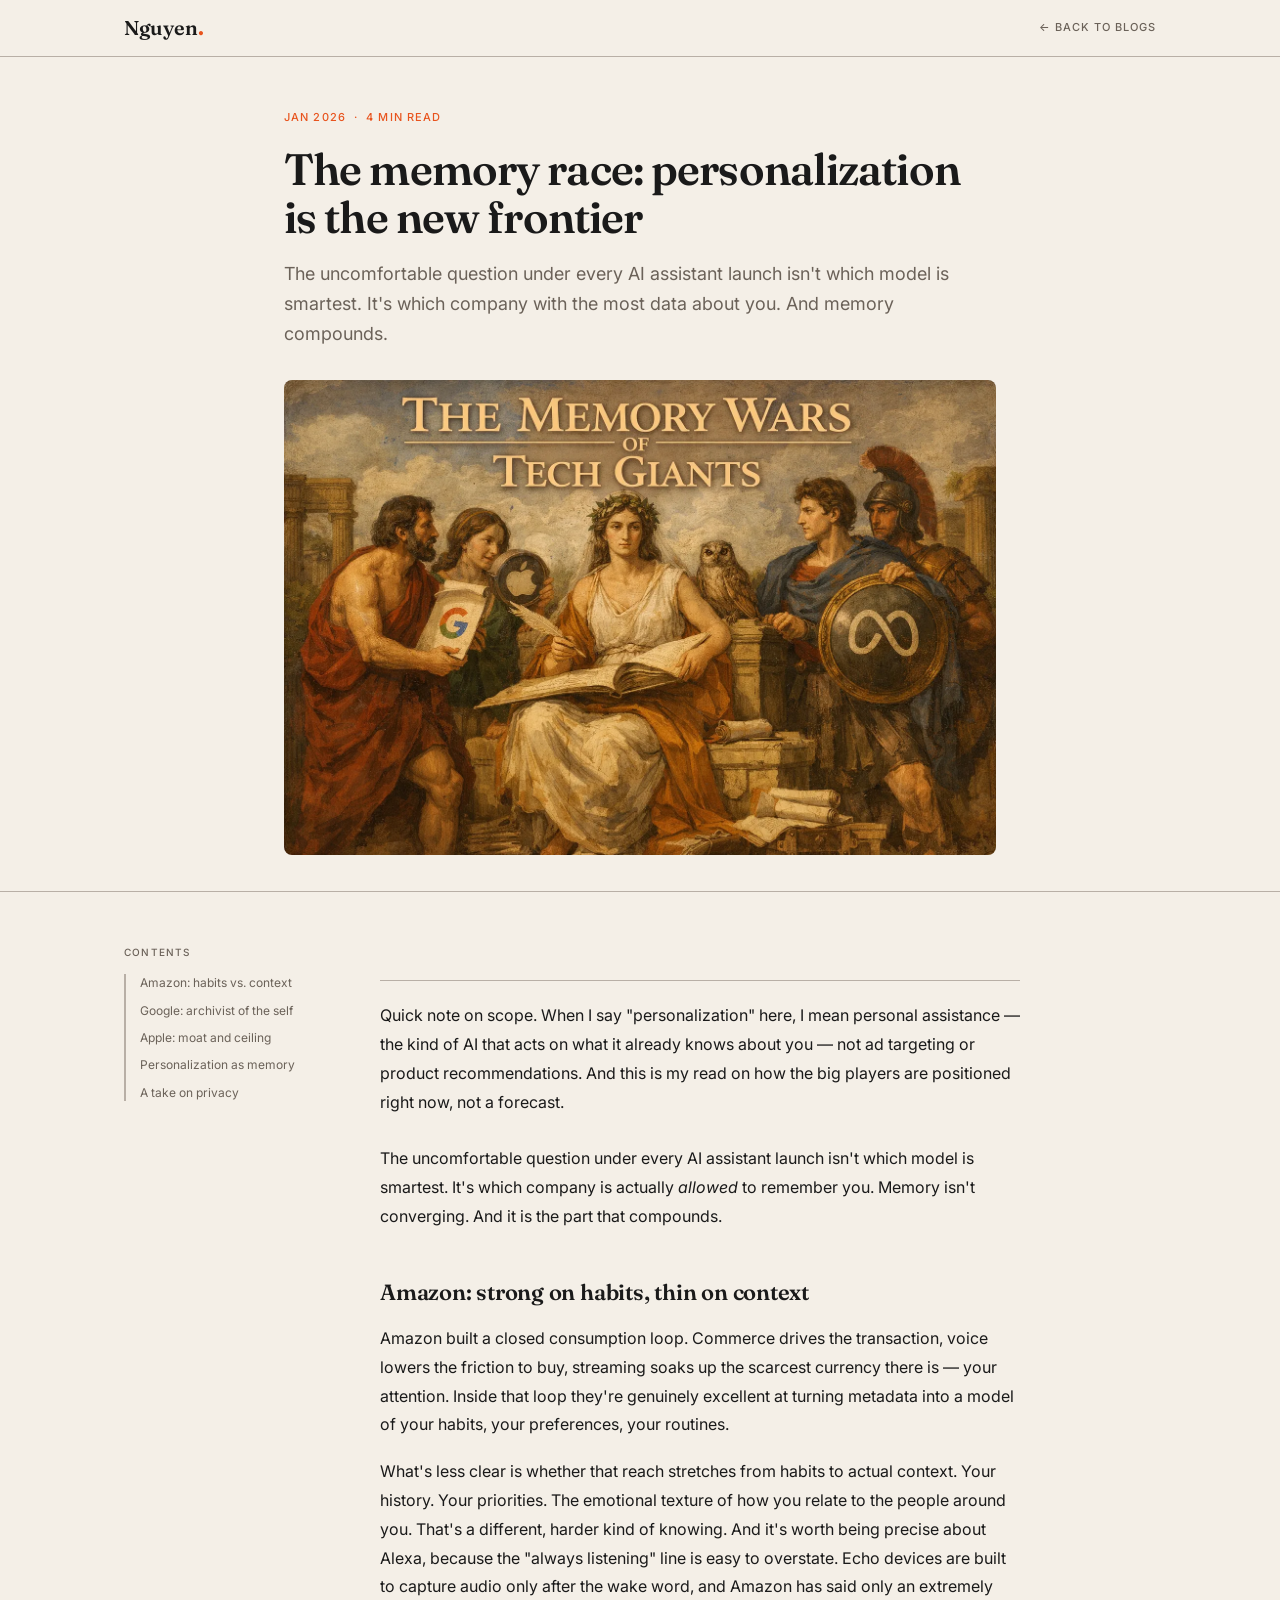
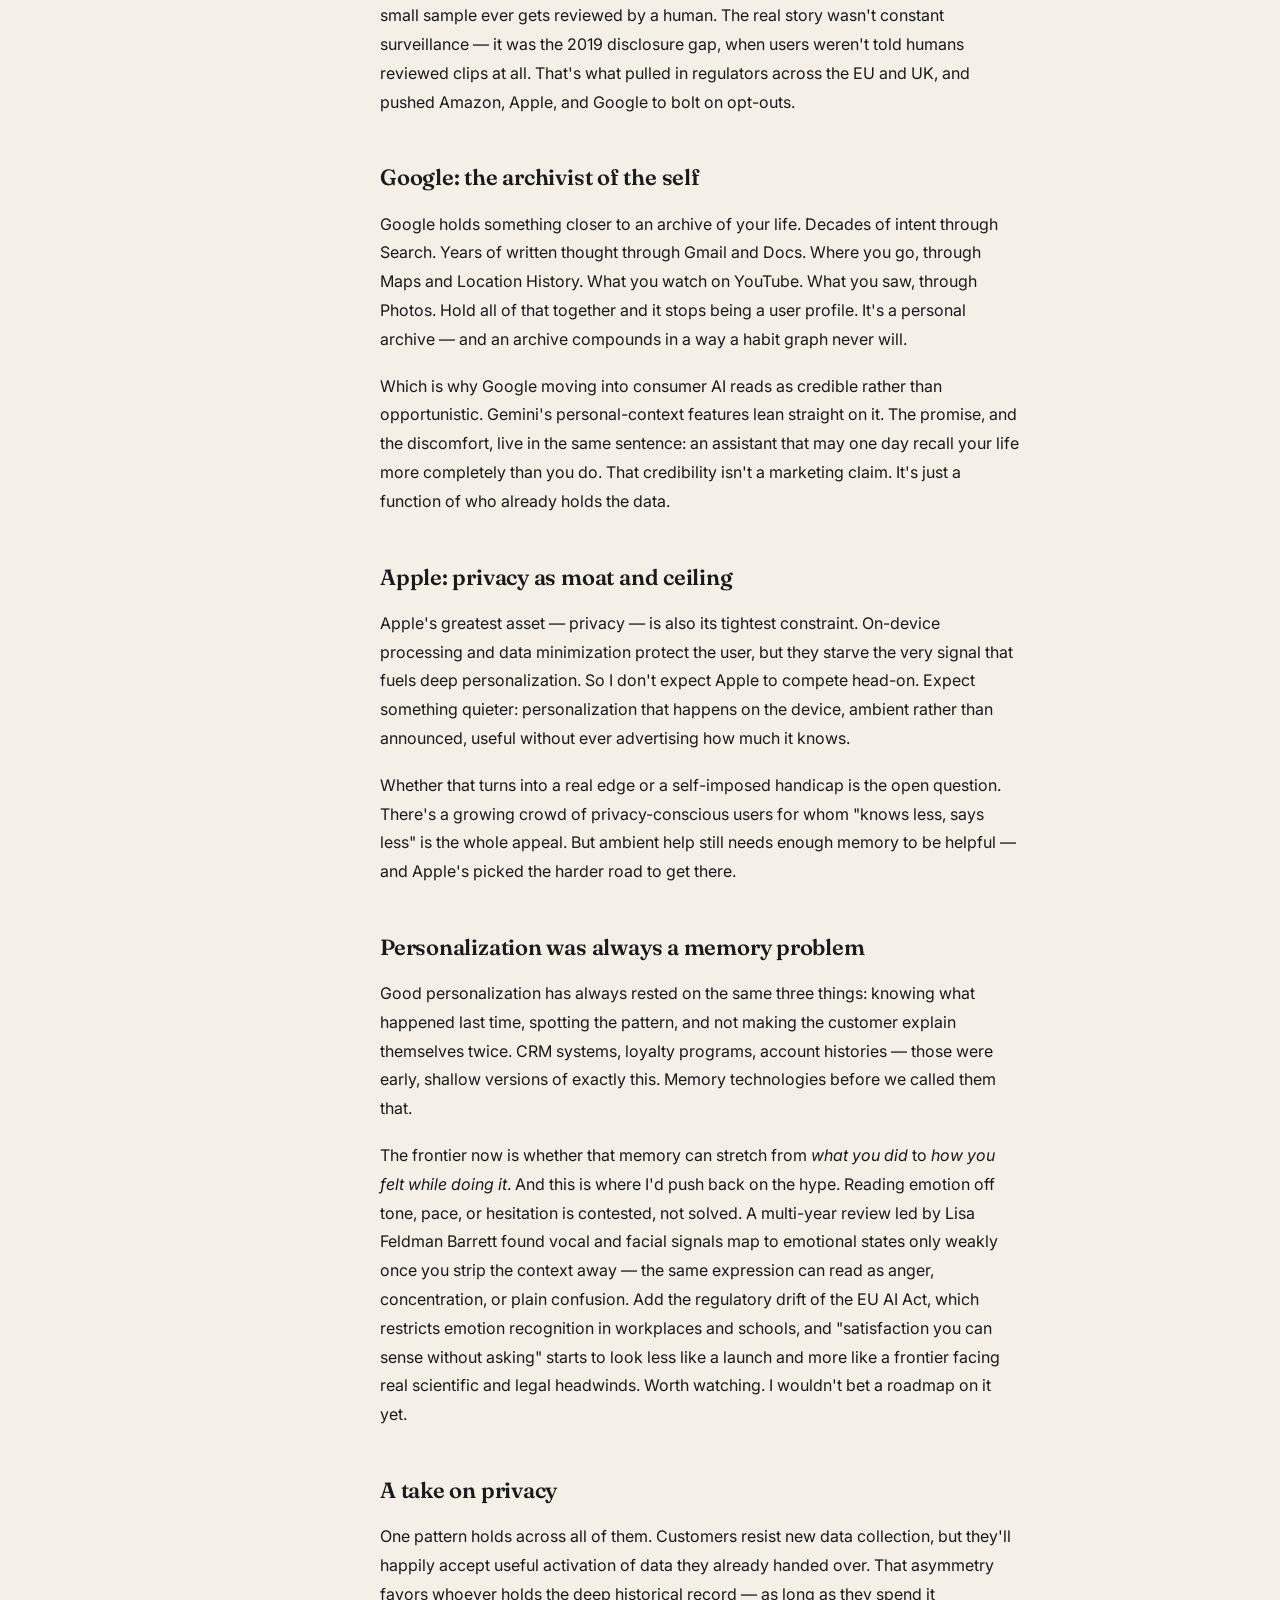
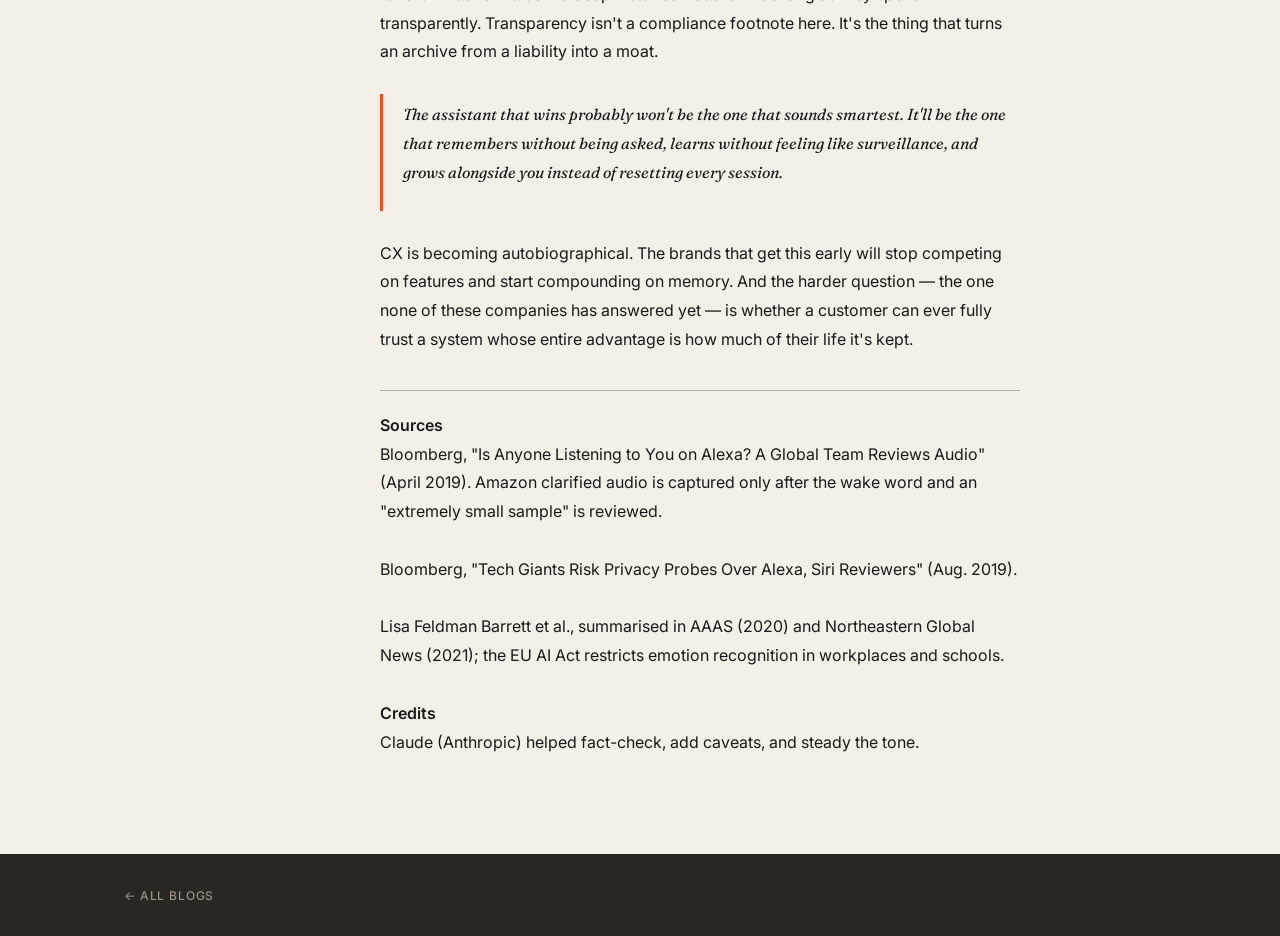
<file: pages/blog-personalization.html>
<!DOCTYPE html>
<html lang="en">
<head>
  <meta charset="UTF-8" />
  <meta name="viewport" content="width=device-width, initial-scale=1.0" />
  <title>The memory race: personalization is the new frontier | Nguyen</title>
  <meta name="description" content="The uncomfortable question under every AI assistant launch isn't which model is smartest. It's which company is actually allowed to remember you." />
  <link rel="preconnect" href="https://fonts.googleapis.com" />
  <link rel="preconnect" href="https://fonts.gstatic.com" crossorigin />
  <link href="https://fonts.googleapis.com/css2?family=Fraunces:ital,wght@0,600;1,400&family=Inter:wght@400;500&display=swap" rel="stylesheet" />
  <style>
    *, *::before, *::after { box-sizing: border-box; margin: 0; padding: 0; }
    html { scroll-behavior: smooth; }
    @media (prefers-reduced-motion: reduce) { html { scroll-behavior: auto; } }
    :root {
      --paper: #F4EFE7; --ink: #1A1A1A; --accent: #E8541E;
      --charcoal: #2A2622; --muted: #6B6259; --hairline: #B8AFA6;
      --font-display: 'Fraunces', Georgia, serif;
      --font-body: 'Inter', system-ui, sans-serif;
    }
    body { background: var(--paper); color: var(--ink); font-family: var(--font-body); font-size: 16px; line-height: 1.6; -webkit-font-smoothing: antialiased; }
    a { color: inherit; text-decoration: none; }
    img { display: block; max-width: 100%; }
    :focus-visible { outline: 2px solid var(--accent); outline-offset: 3px; border-radius: 4px; }

    .site-nav { position: sticky; top: 0; z-index: 200; background: var(--paper); border-bottom: 1px solid var(--hairline); }
    .nav-inner { max-width: 1080px; margin: 0 auto; padding: 0 24px; display: flex; align-items: center; justify-content: space-between; height: 56px; }
    .nav-wordmark { font-family: var(--font-display); font-weight: 600; font-size: 20px; color: var(--ink); }
    .nav-wordmark span { color: var(--accent); font-weight: 700; }
    .nav-back { font-size: 11px; font-weight: 500; letter-spacing: 0.09em; text-transform: uppercase; color: var(--muted); display: flex; align-items: center; gap: 6px; transition: color 0.15s; }
    .nav-back:hover { color: var(--accent); }

    .blog-hero { padding: 52px 0 36px; border-bottom: 1px solid var(--hairline); }
    .hero-wrap { max-width: 760px; margin: 0 auto; padding: 0 24px; }
    .blog-meta { font-size: 11px; font-weight: 500; letter-spacing: 0.1em; text-transform: uppercase; color: var(--accent); margin-bottom: 18px; }
    .blog-title { font-family: var(--font-display); font-weight: 600; font-size: clamp(28px, 5vw, 44px); line-height: 1.1; letter-spacing: -0.02em; color: var(--ink); margin-bottom: 18px; }
    .blog-deck { font-size: 18px; line-height: 1.65; color: var(--muted); }

    .blog-hero-img { width: 100%; height: auto; border-radius: 8px; margin: 32px auto 0; display: block; max-width: 760px; }

    .blog-layout { max-width: 1080px; margin: 0 auto; padding: 52px 24px 80px; display: grid; grid-template-columns: 200px 1fr; gap: 56px; align-items: start; }

    .blog-toc { position: sticky; top: 72px; max-height: calc(100vh - 100px); overflow-y: auto; }
    .toc-label { font-size: 10px; font-weight: 500; letter-spacing: 0.12em; text-transform: uppercase; color: var(--muted); margin-bottom: 14px; }
    .toc-list { list-style: none; border-left: 2px solid var(--hairline); padding-left: 14px; }
    .toc-list li { margin-bottom: 10px; }
    .toc-list a { font-size: 12px; line-height: 1.45; color: var(--muted); transition: color 0.15s; display: block; }
    .toc-list a:hover { color: var(--ink); }
    .toc-list a.toc-active { color: var(--accent); font-weight: 500; }

    .blog-content { max-width: 640px; }
    .blog-content h2 { font-family: var(--font-display); font-weight: 600; font-size: 22px; letter-spacing: -0.01em; color: var(--ink); margin: 44px 0 14px; scroll-margin-top: 80px; }
    .blog-content h2:first-child { margin-top: 0; }
    .blog-content p { font-size: 16px; line-height: 1.8; color: var(--ink); margin-bottom: 18px; }
    .blog-content ul { margin: 0 0 18px 22px; }
    .blog-content ul li { font-size: 16px; line-height: 1.75; color: var(--ink); margin-bottom: 7px; }
    .blog-content strong { font-weight: 600; }
    blockquote { border-left: 3px solid var(--accent); margin: 28px 0; padding: 6px 0 6px 20px; }
    blockquote p { font-family: var(--font-display); font-style: italic; font-size: 18px; line-height: 1.5; color: var(--muted); margin: 0; }
    .blog-note { font-size: 13px; color: var(--muted); border-top: 1px solid var(--hairline); padding-top: 20px; margin-top: 36px; line-height: 1.75; }
    .blog-note a { color: var(--accent); text-decoration: underline; text-underline-offset: 2px; }

    .blog-footer { background: var(--charcoal); padding: 28px 0; }
    .blog-footer-inner { max-width: 1080px; margin: 0 auto; padding: 0 24px; }
    .blog-footer-back { font-size: 12px; font-weight: 500; letter-spacing: 0.07em; text-transform: uppercase; color: #9A8E86; display: inline-flex; align-items: center; gap: 6px; transition: color 0.15s; }
    .blog-footer-back:hover { color: var(--accent); }

    @media (max-width: 768px) {
      .blog-layout { grid-template-columns: 1fr; padding: 36px 20px 60px; gap: 0; }
      .blog-toc { display: none; }
    }
  </style>
</head>
<body>

<nav class="site-nav">
  <div class="nav-inner">
    <a class="nav-wordmark" href="../index.html">Nguyen<span>.</span></a>
    <a class="nav-back" href="../index.html#blogs">&#8592; Back to blogs</a>
  </div>
</nav>

<header class="blog-hero">
  <div class="hero-wrap">
    <p class="blog-meta">Jan 2026 &nbsp;·&nbsp; 4 min read</p>
    <h1 class="blog-title">The memory race: personalization is the new frontier</h1>
    <p class="blog-deck">The uncomfortable question under every AI assistant launch isn't which model is smartest. It's which company with the most data about you. And memory compounds.</p>
    <img class="blog-hero-img" src="../public/tech%20giants.webp" alt="The memory race: personalization is the new frontier" />
  </div>
</header>

<div class="blog-layout">

  <aside class="blog-toc" aria-label="Table of contents">
    <p class="toc-label">Contents</p>
    <ul class="toc-list">
      <li><a href="#s1">Amazon: habits vs. context</a></li>
      <li><a href="#s2">Google: archivist of the self</a></li>
      <li><a href="#s3">Apple: moat and ceiling</a></li>
      <li><a href="#s4">Personalization as memory</a></li>
      <li><a href="#s5">A take on privacy</a></li>
    </ul>
  </aside>

  <article class="blog-content">

    <p class="blog-note" style="margin-bottom:28px;">Quick note on scope. When I say "personalization" here, I mean personal assistance — the kind of AI that acts on what it already knows about you — not ad targeting or product recommendations. And this is my read on how the big players are positioned right now, not a forecast.</p>

    <p>The uncomfortable question under every AI assistant launch isn't which model is smartest. It's which company is actually <em>allowed</em> to remember you. Memory isn't converging. And it is the part that compounds.</p>

    <h2 id="s1">Amazon: strong on habits, thin on context</h2>

    <p>Amazon built a closed consumption loop. Commerce drives the transaction, voice lowers the friction to buy, streaming soaks up the scarcest currency there is — your attention. Inside that loop they're genuinely excellent at turning metadata into a model of your habits, your preferences, your routines.</p>
    <p>What's less clear is whether that reach stretches from habits to actual context. Your history. Your priorities. The emotional texture of how you relate to the people around you. That's a different, harder kind of knowing. And it's worth being precise about Alexa, because the "always listening" line is easy to overstate. Echo devices are built to capture audio only after the wake word, and Amazon has said only an extremely small sample ever gets reviewed by a human. The real story wasn't constant surveillance — it was the 2019 disclosure gap, when users weren't told humans reviewed clips at all. That's what pulled in regulators across the EU and UK, and pushed Amazon, Apple, and Google to bolt on opt-outs.</p>

    <h2 id="s2">Google: the archivist of the self</h2>

    <p>Google holds something closer to an archive of your life. Decades of intent through Search. Years of written thought through Gmail and Docs. Where you go, through Maps and Location History. What you watch on YouTube. What you saw, through Photos. Hold all of that together and it stops being a user profile. It's a personal archive — and an archive compounds in a way a habit graph never will.</p>
    <p>Which is why Google moving into consumer AI reads as credible rather than opportunistic. Gemini's personal-context features lean straight on it. The promise, and the discomfort, live in the same sentence: an assistant that may one day recall your life more completely than you do. That credibility isn't a marketing claim. It's just a function of who already holds the data.</p>

    <h2 id="s3">Apple: privacy as moat and ceiling</h2>

    <p>Apple's greatest asset — privacy — is also its tightest constraint. On-device processing and data minimization protect the user, but they starve the very signal that fuels deep personalization. So I don't expect Apple to compete head-on. Expect something quieter: personalization that happens on the device, ambient rather than announced, useful without ever advertising how much it knows.</p>
    <p>Whether that turns into a real edge or a self-imposed handicap is the open question. There's a growing crowd of privacy-conscious users for whom "knows less, says less" is the whole appeal. But ambient help still needs enough memory to be helpful — and Apple's picked the harder road to get there.</p>

    <h2 id="s4">Personalization was always a memory problem</h2>

    <p>Good personalization has always rested on the same three things: knowing what happened last time, spotting the pattern, and not making the customer explain themselves twice. CRM systems, loyalty programs, account histories — those were early, shallow versions of exactly this. Memory technologies before we called them that.</p>
    <p>The frontier now is whether that memory can stretch from <em>what you did</em> to <em>how you felt while doing it</em>. And this is where I'd push back on the hype. Reading emotion off tone, pace, or hesitation is contested, not solved. A multi-year review led by Lisa Feldman Barrett found vocal and facial signals map to emotional states only weakly once you strip the context away — the same expression can read as anger, concentration, or plain confusion. Add the regulatory drift of the EU AI Act, which restricts emotion recognition in workplaces and schools, and "satisfaction you can sense without asking" starts to look less like a launch and more like a frontier facing real scientific and legal headwinds. Worth watching. I wouldn't bet a roadmap on it yet.</p>

    <h2 id="s5">A take on privacy</h2>

    <p>One pattern holds across all of them. Customers resist new data collection, but they'll happily accept useful activation of data they already handed over. That asymmetry favors whoever holds the deep historical record — as long as they spend it transparently. Transparency isn't a compliance footnote here. It's the thing that turns an archive from a liability into a moat.</p>

    <blockquote><p>The assistant that wins probably won't be the one that sounds smartest. It'll be the one that remembers without being asked, learns without feeling like surveillance, and grows alongside you instead of resetting every session.</p></blockquote>

    <p>CX is becoming autobiographical. The brands that get this early will stop competing on features and start compounding on memory. And the harder question — the one none of these companies has answered yet — is whether a customer can ever fully trust a system whose entire advantage is how much of their life it's kept.</p>

    <p class="blog-note">
      <strong>Sources</strong><br>
      Bloomberg, "Is Anyone Listening to You on Alexa? A Global Team Reviews Audio" (April 2019). Amazon clarified audio is captured only after the wake word and an "extremely small sample" is reviewed.<br><br>
      Bloomberg, "Tech Giants Risk Privacy Probes Over Alexa, Siri Reviewers" (Aug. 2019).<br><br>
      Lisa Feldman Barrett et al., summarised in AAAS (2020) and Northeastern Global News (2021); the EU AI Act restricts emotion recognition in workplaces and schools.<br><br>
      <strong>Credits</strong><br>
      Claude (Anthropic) helped fact-check, add caveats, and steady the tone.
    </p>

  </article>

</div>

<footer class="blog-footer">
  <div class="blog-footer-inner">
    <a class="blog-footer-back" href="../index.html#blogs">&#8592; All blogs</a>
  </div>
</footer>

<script>
  const sections = document.querySelectorAll('.blog-content h2[id]');
  const tocLinks = document.querySelectorAll('.toc-list a');
  const observer = new IntersectionObserver((entries) => {
    entries.forEach(entry => {
      if (entry.isIntersecting) {
        tocLinks.forEach(l => l.classList.remove('toc-active'));
        const active = document.querySelector(`.toc-list a[href="#${entry.target.id}"]`);
        if (active) active.classList.add('toc-active');
      }
    });
  }, { rootMargin: '-10% 0px -75% 0px' });
  sections.forEach(s => observer.observe(s));
</script>
</body>
</html>
</file>
<file: css/index.css>
/* ─── Reset ───────────────────────────────────────────────── */
    *, *::before, *::after { box-sizing: border-box; margin: 0; padding: 0; }
    html { scroll-behavior: smooth; }
    @media (prefers-reduced-motion: reduce) {
      html { scroll-behavior: auto; }
      * { animation-duration: 0.01ms !important; transition-duration: 0.01ms !important; }
    }

    /* ─── Tokens ──────────────────────────────────────────────── */
    :root {
      --paper:    #F4EFE7;
      --ink:      #1A1A1A;
      --accent:   #E8541E;
      --charcoal: #2A2622;
      --muted:    #6B6259;
      --hairline: #B8AFA6;
      --font-display: 'Fraunces', Georgia, serif;
      --font-body:    'Inter', system-ui, sans-serif;
      --radius: 4px;
      --max-w: 1080px;
      --sec-pad-v: 52px;
    }

    /* ─── Base ────────────────────────────────────────────────── */
    body {
      background: var(--paper);
      color: var(--ink);
      font-family: var(--font-body);
      font-size: 16px;
      line-height: 1.6;
      -webkit-font-smoothing: antialiased;
    }
    a { color: inherit; text-decoration: none; }
    img { display: block; max-width: 100%; }

    /* ─── Focus ───────────────────────────────────────────────── */
    :focus-visible {
      outline: 2px solid var(--accent);
      outline-offset: 3px;
      border-radius: var(--radius);
    }

    /* ─── Layout helpers ──────────────────────────────────────── */
    .container {
      max-width: var(--max-w);
      margin: 0 auto;
      padding: 0 24px;
    }
    .section { padding: var(--sec-pad-v) 0; }
    .sr-only {
      position: absolute; width: 1px; height: 1px; padding: 0;
      margin: -1px; overflow: hidden; clip: rect(0,0,0,0);
      white-space: nowrap; border-width: 0;
    }

    /* ─── Eyebrow ─────────────────────────────────────────────── */
    .eyebrow {
      display: block;
      font-size: 11px;
      font-weight: 500;
      letter-spacing: 0.12em;
      text-transform: uppercase;
      color: var(--accent);
      margin-bottom: 16px;
    }

    /* ─── NAV ─────────────────────────────────────────────────── */
    .site-nav {
      position: sticky;
      top: 0;
      z-index: 100;
      background: var(--paper);
      border-bottom: 1px solid var(--hairline);
    }
    .site-nav .container {
      display: flex;
      align-items: center;
      justify-content: space-between;
      height: 56px;
    }
    .nav-wordmark {
      font-family: var(--font-display);
      font-weight: 600;
      font-size: 20px;
      color: var(--ink);
      letter-spacing: -0.01em;
    }
    .nav-wordmark span { color: var(--accent); font-weight: 700; }
    .nav-links {
      display: flex;
      gap: 32px;
      list-style: none;
    }
    .nav-links a {
      font-size: 11px;
      font-weight: 500;
      letter-spacing: 0.1em;
      text-transform: uppercase;
      color: var(--ink);
      transition: color 0.15s;
    }
    .nav-links a:hover { color: var(--accent); }
    /* Nav-level CV download button */
    .nav-cv-btn {
      display: inline-block;
      font-size: 11px;
      font-weight: 500;
      letter-spacing: 0.08em;
      text-transform: uppercase;
      background: var(--accent);
      color: #fff !important;
      padding: 7px 14px;
      border-radius: 4px;
      transition: background 0.15s !important;
    }
    .nav-cv-btn:hover { background: #cc4518 !important; color: #fff !important; }

    /* ─── HERO ────────────────────────────────────────────────── */
    .hero {
      padding: 64px 0 56px;
      border-bottom: 1px solid var(--hairline);
    }
    .hero-inner {
      max-width: var(--max-w);
      margin: 0 auto;
      padding: 0 24px;
      display: grid;
      grid-template-columns: 1fr 220px;
      gap: 56px;
      align-items: center;   /* vertically centres photo with the copy block */
    }
    .hero-copy { /* left column — no extra styles needed */ }
    .hero-photo-col {
      display: flex;
      justify-content: flex-end;
      align-items: center;
    }
    .hero-avatar {
      width: 200px;
      height: 200px;
      border-radius: 50%;
      object-fit: cover;
      object-position: center top;  /* keeps face in frame */
      border: 4px solid var(--hairline);
      display: block;
      flex-shrink: 0;
      /* Subtle accent ring on the outside */
      outline: 2px solid var(--accent);
      outline-offset: 4px;
    }
    .hero h1 {
      font-family: var(--font-display);
      font-weight: 600;
      font-size: clamp(36px, 5vw, 52px);
      line-height: 1.1;
      letter-spacing: -0.02em;
      color: var(--ink);
      margin-bottom: 24px;
      max-width: 620px;
    }
    .hero h1 em { font-style: italic; color: var(--accent); }
    .hero-sub {
      font-size: 17px;
      line-height: 1.65;
      color: var(--ink);
      max-width: 620px;
      margin-bottom: 36px;
      text-align: justify;
      text-justify: inter-word;
      hyphens: auto;
      -webkit-hyphens: auto;
    }
    .hero-actions {
      display: flex;
      align-items: center;
      flex-wrap: wrap;
      gap: 12px;
      margin-bottom: 16px;
    }
    .btn {
      display: inline-block;
      font-size: 14px;
      font-weight: 500;
      padding: 11px 22px;
      border-radius: var(--radius);
      cursor: pointer;
      transition: background 0.15s, color 0.15s, border-color 0.15s;
      border: 1px solid transparent;
    }
    .btn-primary { background: var(--accent); color: #fff; border-color: var(--accent); }
    .btn-primary:hover { background: #cc4518; border-color: #cc4518; }
    .btn-outline { background: transparent; color: var(--ink); border-color: var(--ink); }
    .btn-outline:hover { border-color: var(--accent); color: var(--accent); }
    .hero-note { font-size: 13px; color: var(--muted); margin-top: 4px; }

    /* ─── SECTION HEADER ──────────────────────────────────────── */
    .section-header { margin-bottom: 32px; }
    .section-header h2 {
      font-family: var(--font-display);
      font-weight: 600;
      font-size: clamp(26px, 3.5vw, 36px);
      line-height: 1.15;
      letter-spacing: -0.02em;
      color: var(--ink);
    }

    /* ─── SLIDER HEADER (section title + arrow buttons) ─────── */
    /* Section heading — simple, no arrow row */
    .slider-header {
      margin-bottom: 24px;
    }

    /* Outer wrapper: positions the floating arrows */
    .slider-outer {
      position: relative;
    }

    /* Floating arrow buttons — centred vertically over the track */
    .slider-btn {
      position: absolute;
      top: 50%;
      transform: translateY(-50%);
      z-index: 10;
      width: 40px;
      height: 40px;
      border-radius: 50%;
      border: none;
      /* Warm charcoal fill, semi-transparent so card image shows through slightly */
      background: rgba(42, 38, 34, 0.78);
      color: var(--paper);
      cursor: pointer;
      display: flex;
      align-items: center;
      justify-content: center;
      padding: 0;
      transition: background 0.15s, opacity 0.2s, transform 0.15s;
      /* Pull arrows slightly outside the track edge for a clean floating look */
      box-shadow: 0 2px 8px rgba(0,0,0,0.18);
    }
    .slider-btn.prev { left: 12px; }
    .slider-btn.next { right: 12px; }
    .slider-btn:hover {
      background: var(--charcoal);
      transform: translateY(-50%) scale(1.08);
    }
    /* Fade out when there's nothing to scroll in that direction */
    .slider-btn:disabled {
      opacity: 0;
      pointer-events: none;
    }
    .slider-btn svg {
      width: 16px; height: 16px;
      display: block;
      fill: none;
      stroke: currentColor;
      stroke-width: 2.5;
      stroke-linecap: round;
      stroke-linejoin: round;
    }

    /* ─── WORK — scroll-track wrapper ────────────────────────── */
    .work { border-bottom: 1px solid var(--hairline); }

    /* Desktop: horizontal scroll carousel — same feel as mobile but wider cards */
    .work-track {
      display: flex;
      overflow-x: auto;
      scroll-snap-type: x mandatory;
      -webkit-overflow-scrolling: touch;
      gap: 16px;
      scrollbar-width: none;
      -ms-overflow-style: none;
      /* negative margin so first card aligns with the container edge */
      padding-bottom: 4px;   /* tiny breathing room for card shadows if added later */
    }
    .work-track::-webkit-scrollbar { display: none; }

    /* ─── WORK CARD ───────────────────────────────────────────── */
    .work-card {
      background: var(--charcoal);
      color: var(--paper);
      display: flex;
      flex-direction: column;
      align-items: flex-start;
      justify-content: flex-start;
      /* Desktop card width: ~340px so ~3 show with peek of next */
      flex: 0 0 340px;
      scroll-snap-align: start;
      border-radius: var(--radius);
      border: 1px solid rgba(184,175,166,0.15);
    }

    /* Image area — replace background-image with your actual project image */
    .work-card-img {
      width: 100%;
      height: 160px;
      background-color: #1E1A17;    /* dark placeholder tint */
      background-size: cover;
      background-position: center;
      display: flex;
      align-items: center;
      justify-content: center;
      flex-shrink: 0;
      border-bottom: 1px solid rgba(244,239,231,0.07);
      position: relative;
      overflow: hidden;
    }
    /* HOW TO ADD A PICTURE:
       Option A – inline CSS on the element:
         <div class="work-card-img" style="background-image:url('public/your-image.<ext>')">
       Option B – add an <img> tag inside:
         <img src="public/your-image.<ext>" alt="Project screenshot" style="width:100%;height:100%;object-fit:cover;position:absolute;inset:0;" />
       Either removes the placeholder icon automatically. */
    .work-card-img-hint {
      display: flex;
      flex-direction: column;
      align-items: center;
      gap: 8px;
      opacity: 0.25;
      pointer-events: none;
      user-select: none;
    }
    .work-card-img-hint svg { width: 28px; height: 28px; }
    .work-card-img-hint span {
      font-size: 10px;
      letter-spacing: 0.1em;
      text-transform: uppercase;
      color: var(--paper);
    }

    .work-card-body {
      padding: 22px 22px 22px;
      display: flex;
      flex-direction: column;
      align-items: flex-start;
      justify-content: flex-start;  /* pin all content to top */
      flex: 1;
    }
    .work-card-era {
      font-size: 9px;
      font-weight: 500;
      letter-spacing: 0.13em;
      text-transform: uppercase;
      color: var(--accent);
      margin-bottom: 12px;
    }
    .work-card h3 {
      font-family: var(--font-display);
      font-weight: 600;
      font-size: 17px;
      line-height: 1.2;
      letter-spacing: -0.01em;
      color: var(--paper);
      margin-bottom: 10px;
    }
    .work-card > .work-card-body > p {
      font-size: 13px;
      line-height: 1.65;
      color: #AFA89F;
      margin-bottom: 16px;
      text-align: justify;
      text-justify: inter-word;
      hyphens: auto;
      -webkit-hyphens: auto;
    }
    /* Bold highlights inside card body */
    .work-card-body strong {
      color: #D4CCC5;
      font-weight: 600;
    }
    /* "Click to View" link only (no "See the work") */
    .work-card-link {
      display: inline-flex;
      align-items: center;
      gap: 5px;
      font-size: 12px;
      font-weight: 500;
      color: var(--accent);
      transition: gap 0.15s;
      border-bottom: 1px solid rgba(232, 84, 30, 0.35);
      padding-bottom: 1px;
    }
    .work-card-link:hover { gap: 8px; border-bottom-color: var(--accent); }
    /* Skill/tool tags row */
    .work-card-tags {
      display: flex;
      flex-wrap: wrap;
      gap: 6px;
      margin-top: auto;
      padding-top: 14px;
    }
    .work-card-tag {
      background: var(--charcoal);        /* #2A2622 */
      border: 1px solid rgba(244,239,231,0.12);
      color: #C4BEBA;
      font-size: 10px;
      font-weight: 500;
      letter-spacing: 0.06em;
      text-transform: uppercase;
      padding: 3px 8px;
      border-radius: 3px;
      white-space: nowrap;
    }

    /* Placeholder card — 4th slot */
    .work-card-placeholder {
      background: #1C1713;
      border: 2px dashed rgba(244,239,231,0.1);
      display: flex;
      flex-direction: column;
      align-items: center;
      justify-content: center;
      min-height: 320px;
      gap: 10px;
      opacity: 0.5;
    }
    .work-card-placeholder svg { width: 32px; height: 32px; opacity: 0.5; }
    .work-card-placeholder span {
      font-size: 11px;
      letter-spacing: 0.1em;
      text-transform: uppercase;
      color: var(--paper);
    }

    /* ─── BLOGS ───────────────────────────────────────────────── */
    .blogs {
      border-bottom: 1px solid var(--hairline);
      padding: 48px 0;
    }
    .blogs .slider-header h2 { font-size: clamp(22px, 2.8vw, 28px); margin-bottom: 0; }

    .blogs-track {
      display: flex;
      overflow-x: auto;
      scroll-snap-type: x mandatory;
      -webkit-overflow-scrolling: touch;
      gap: 16px;
      scrollbar-width: none;
      -ms-overflow-style: none;
      padding-bottom: 4px;
    }
    .blogs-track::-webkit-scrollbar { display: none; }

    .blog-card {
      background: var(--paper);
      border: 1px solid var(--hairline);
      border-radius: var(--radius);
      overflow: hidden;
      display: flex;
      flex-direction: column;
      align-items: flex-start;
      justify-content: flex-start;
      transition: border-color 0.15s;
      /* Desktop card width */
      flex: 0 0 300px;
      scroll-snap-align: start;
    }
    .blog-card:hover { border-color: var(--accent); }
    /* Image zone at top of each blog card */
    .blog-card-img {
      width: 100%;
      height: 140px;
      object-fit: cover;
      object-position: center;
      display: block;
      flex-shrink: 0;
      border-bottom: 1px solid var(--hairline);
    }
    /* Text area below the image */
    .blog-card-text {
      padding: 16px 18px 18px;
      display: flex;
      flex-direction: column;
      align-items: flex-start;
      flex: 1;
      width: 100%;
    }
    .blog-card-text .blog-card-date,
    .blog-card-date {
      font-size: 10px;
      font-weight: 500;
      color: var(--muted);
      letter-spacing: 0.08em;
      text-transform: uppercase;
      margin-bottom: 8px;
    }
    .blog-card-text h3,
    .blog-card h3 {
      font-family: var(--font-display);
      font-weight: 600;
      font-size: 16px;
      line-height: 1.25;
      letter-spacing: -0.01em;
      color: var(--ink);
      margin-bottom: 8px;
    }
    .blog-card-text p,
    .blog-card p {
      font-size: 13px;
      line-height: 1.6;
      color: var(--muted);
      flex: 1;
      margin-bottom: 14px;
      text-align: justify;
      text-justify: inter-word;
      hyphens: auto;
      -webkit-hyphens: auto;
    }
    .blog-link {
      display: inline-flex;
      align-items: center;
      gap: 4px;
      font-size: 12px;
      font-weight: 500;
      color: var(--accent);
      margin-top: auto;
      transition: gap 0.15s;
    }
    .blog-link:hover { gap: 7px; }

    /* ─── ABOUT ───────────────────────────────────────────────── */
    .about { border-bottom: 1px solid var(--hairline); }

    /* Two-column split: text left, photo right */
    .about-inner {
      display: grid;
      grid-template-columns: 55fr 45fr;
      gap: 56px;
      align-items: center;
    }

    .about-text { /* left column — all copy */ }

    .about-headline {
      font-family: var(--font-display);
      font-style: italic;
      font-weight: 400;
      font-size: clamp(22px, 2.8vw, 30px);
      color: var(--accent);
      margin-bottom: 28px;
      line-height: 1.2;
    }
    .about-body {
      font-size: 13px;
      line-height: 1.75;
      color: var(--ink);
      margin-bottom: 14px;
      text-align: justify;
      text-justify: inter-word;
      hyphens: auto;
      -webkit-hyphens: auto;
    }
    .about-body:last-child { margin-bottom: 0; }

    /* Photo column */
    .about-photo-col {
      display: flex;
      justify-content: flex-end;
      align-items: center;
    }
    .about-photo {
      width: 100%;
      max-width: 440px;
      aspect-ratio: 3 / 2;        /* keeps the landscape crop consistent */
      object-fit: cover;
      object-position: center top; /* keeps faces in frame */
      border-radius: 16px;         /* "cut corners to some extent" */
      /* Thin accent frame */
      border: 2px solid var(--accent);
      /* Slight counter-clockwise tilt — feels candid, not staged */
      transform: rotate(-1.5deg);
      /* Smooth on hover: straighten as user focuses on it */
      transition: transform 0.4s ease;
      display: block;
    }
    .about-photo:hover { transform: rotate(0deg); }

    /* ─── CONNECT ─────────────────────────────────────────────── */
    .connect {
      background: var(--charcoal);
      padding: 40px 0 44px;
    }
    .connect .container {
      max-width: 560px;
      margin: 0 auto;
      padding: 0 24px;
    }
    /* Attention nudge 1 — short accent rule above heading */
    .connect-rule {
      display: block;
      width: 48px;
      height: 3px;
      background: var(--accent);
      border: none;
      margin-bottom: 20px;
    }
    /* Heading — slightly larger than .about-headline (clamp 22–30px) */
    .connect-headline {
      font-family: var(--font-display);
      font-weight: 600;
      font-size: clamp(26px, 3.2vw, 36px);
      letter-spacing: -0.02em;
      color: var(--paper);
      margin-bottom: 10px;
      line-height: 1.1;
    }
    /* Sub-line under heading */
    .connect-sub {
      font-size: 13px;
      color: rgba(244,239,231,0.5);
      margin-bottom: 24px;
      letter-spacing: 0.02em;
    }
    .connect-btns {
      display: flex;
      flex-direction: row;
      gap: 10px;
    }
    /* Base button — outlined, used for LinkedIn */
    .connect-btn {
      display: inline-block;
      font-size: 12px;
      font-weight: 500;
      letter-spacing: 0.08em;
      text-transform: uppercase;
      color: var(--paper);
      border: 1px solid rgba(244,239,231,0.28);
      border-radius: var(--radius);
      padding: 10px 20px;
      min-width: 110px;
      text-align: center;
      transition: border-color 0.15s, color 0.15s, background 0.15s, font-weight 0.1s;
    }
    .connect-btn:hover { border-color: var(--accent); color: var(--accent); font-weight: 700; }
    /* Attention nudge 2 — Email button: accent-filled, mirrors hero CTA */
    .connect-btn-primary {
      background: var(--accent);
      color: #fff;
      border-color: var(--accent);
    }
    .connect-btn-primary:hover { background: #cc4518; border-color: #cc4518; color: #fff; font-weight: 700; }

    /* ─── MOBILE ──────────────────────────────────────────────── */
    @media (max-width: 768px) {
      :root { --sec-pad-v: 40px; }

      .nav-links { gap: 18px; }
      .nav-links a { font-size: 10px; letter-spacing: 0.08em; }

      .hero { padding: 48px 0 40px; }
      .hero-inner {
        grid-template-columns: 1fr;
        gap: 28px;
      }
      .hero-photo-col { justify-content: flex-start; }
      .hero-avatar { width: 108px; height: 108px; }

      /* About: stack photo above text on mobile */
      .about-inner {
        grid-template-columns: 1fr;
        gap: 32px;
      }
      .about-photo-col { justify-content: flex-start; }
      .about-photo {
        max-width: 100%;
        transform: rotate(0deg); /* no tilt on small screens */
      }
      .about-photo:hover { transform: rotate(0deg); }

      /* Mobile: narrower cards so the next one peeks in */
      .work-card,
      .blog-card { flex: 0 0 78vw; }
      .work-card-placeholder { flex: 0 0 78vw; }

      .connect-btns { flex-wrap: wrap; }
    }

    @media (max-width: 480px) {
      .nav-links { gap: 12px; }
      .work-card,
      .blog-card,
      .work-card-placeholder { flex-basis: 85vw; }
    }

    /* On very wide screens, allow cards to grow a touch */
    @media (min-width: 1100px) {
      .work-card { flex: 0 0 360px; }
      .blog-card { flex: 0 0 320px; }
    }
</file>
